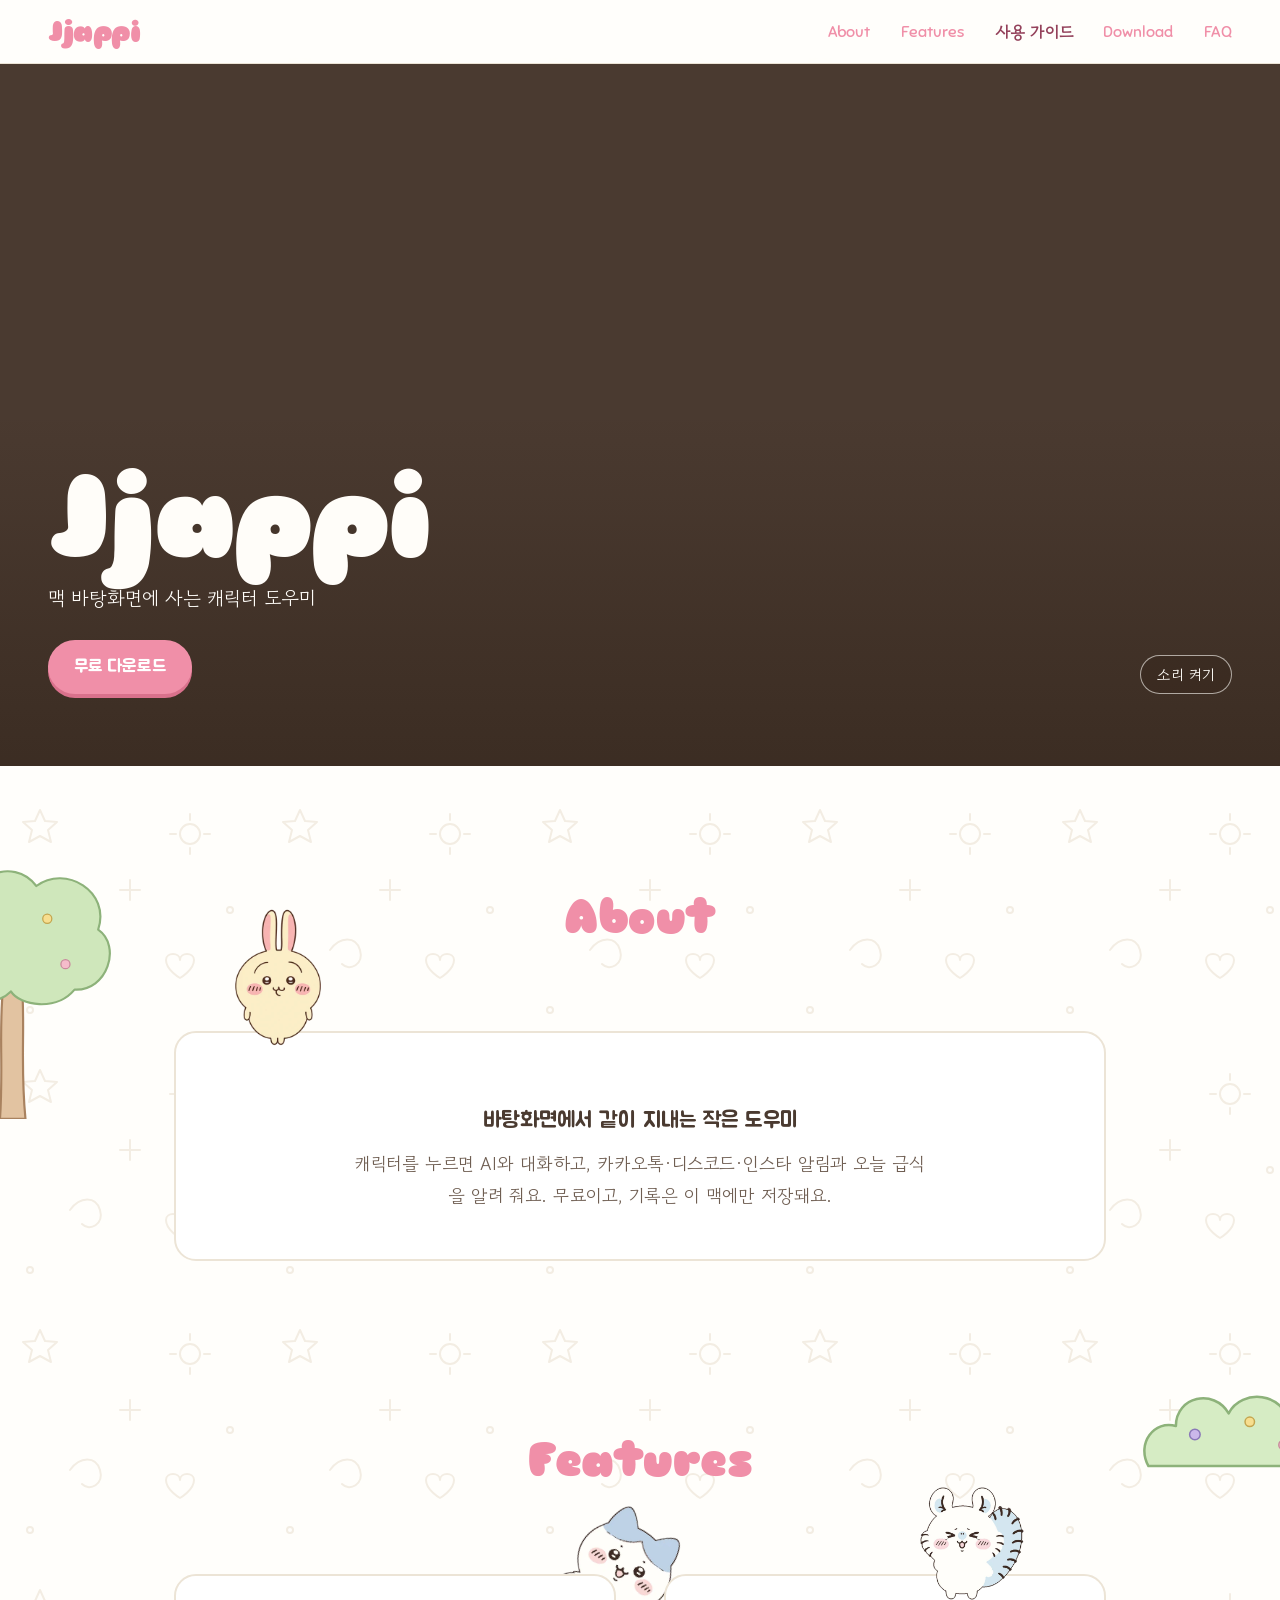
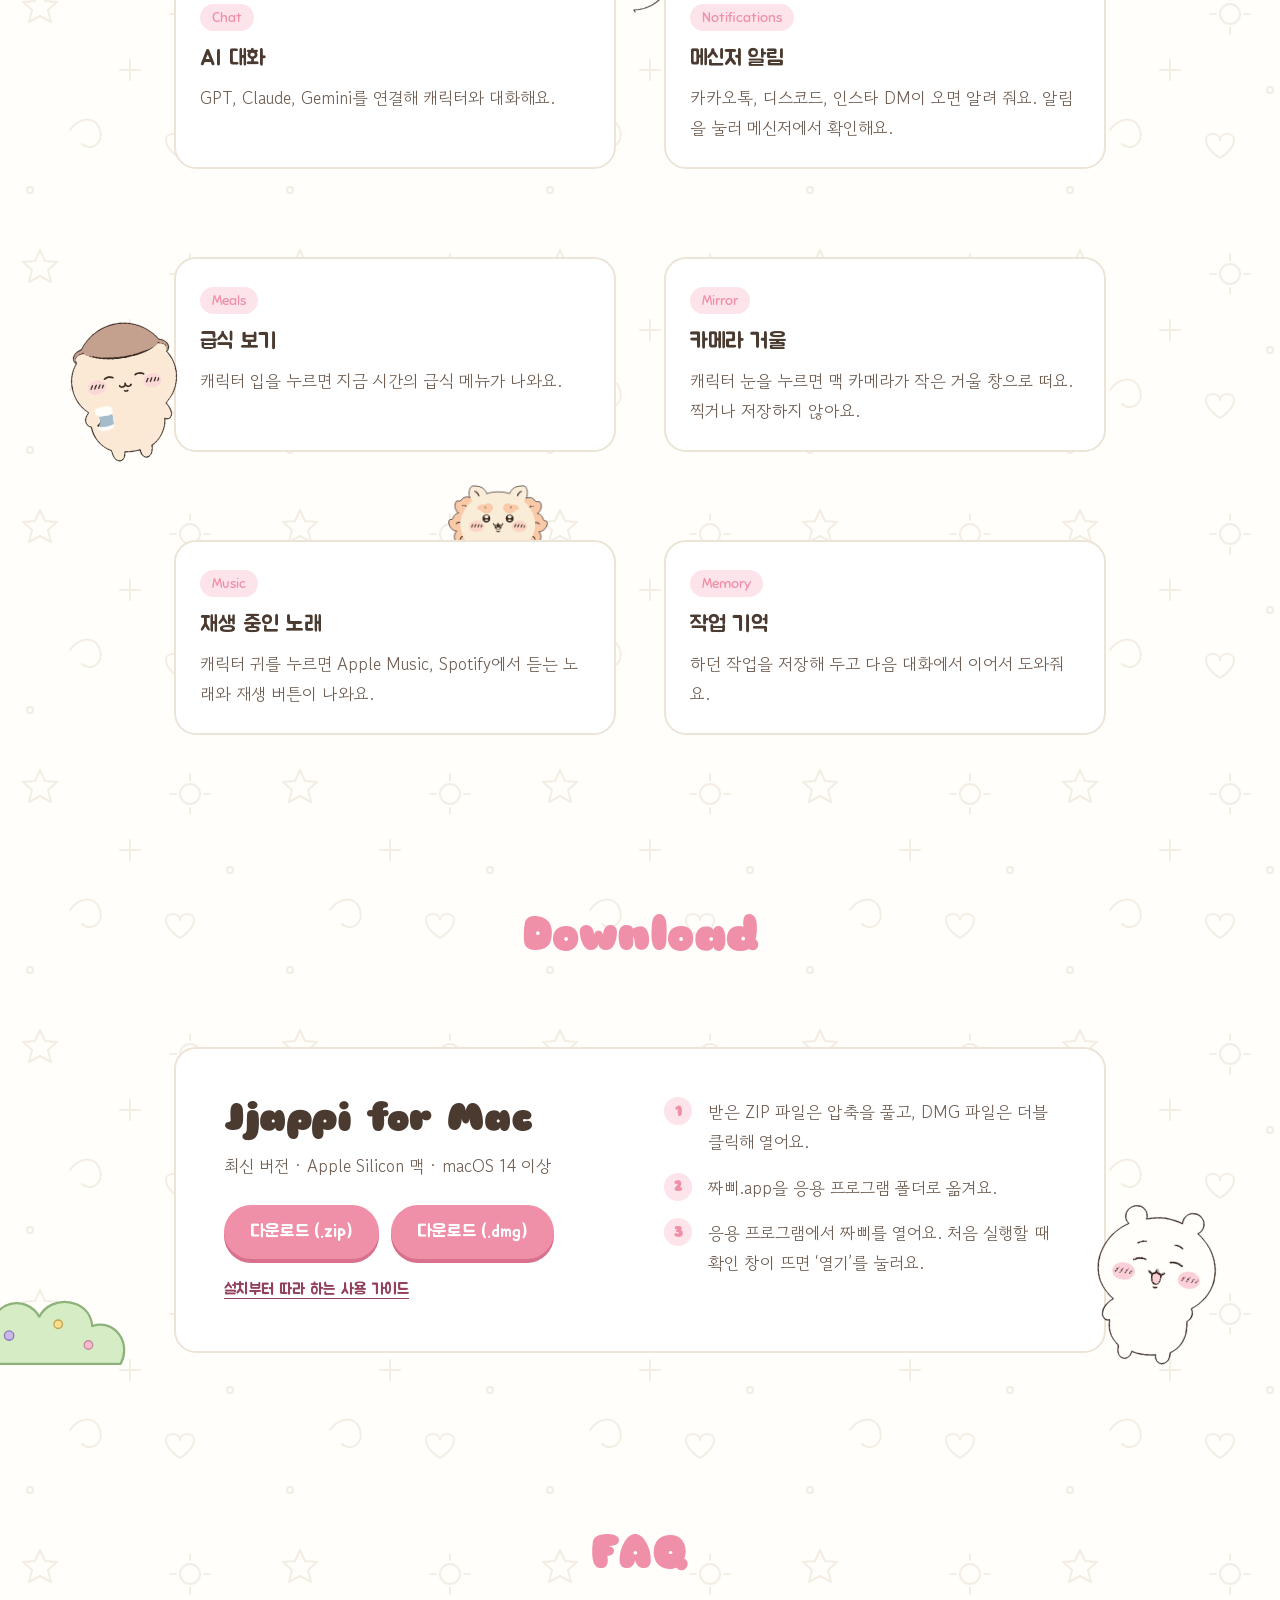
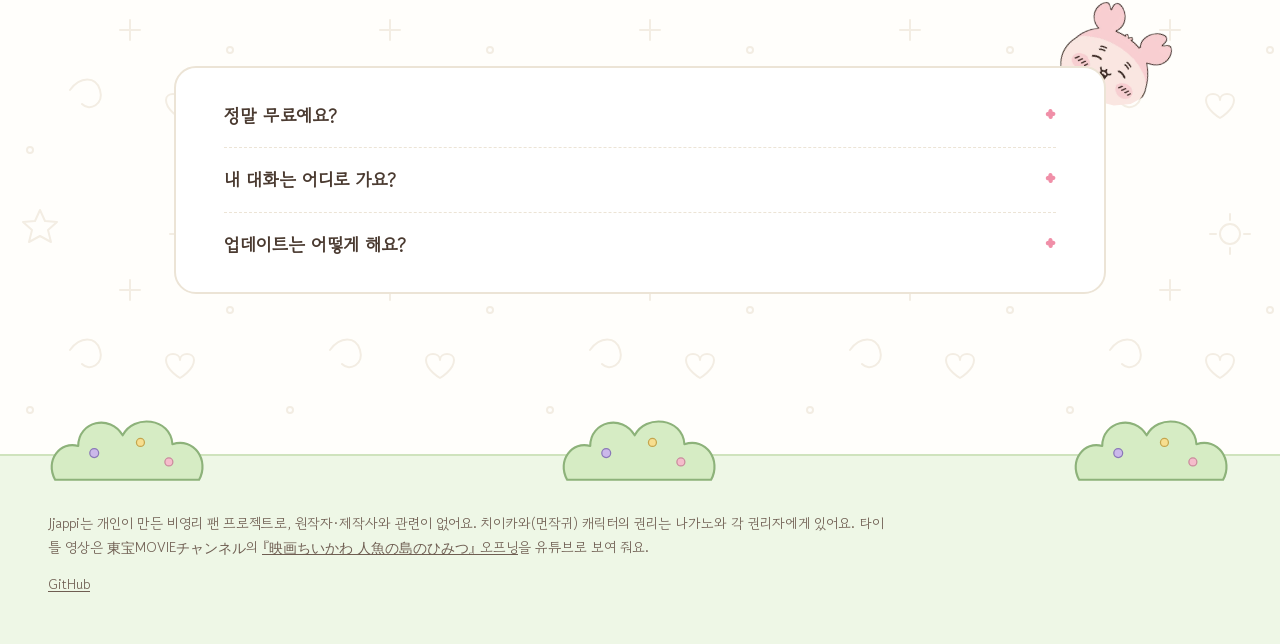
<file: index.html>
<!doctype html>
<html lang="ko">
<head>
<meta charset="utf-8">
<meta name="viewport" content="width=device-width,initial-scale=1">
<title>Jjappi · 맥 바탕화면 캐릭터 도우미</title>
<meta name="description" content="맥 바탕화면에 사는 캐릭터 도우미 Jjappi. AI 대화, 메신저 알림, 급식 확인. 무료.">
<meta property="og:title" content="Jjappi · 맥 바탕화면 캐릭터 도우미">
<meta property="og:description" content="맥 바탕화면에 사는 캐릭터 도우미. 무료, 기록은 이 맥에만 저장돼요.">
<meta property="og:image" content="/assets/cast/hachiware-sing.webp?v=20261120">
<link rel="icon" href="/assets/faces/usagi.webp?v=20261120">
<link rel="preconnect" href="https://fonts.googleapis.com">
<link rel="preconnect" href="https://fonts.gstatic.com" crossorigin>
<link href="https://fonts.googleapis.com/css2?family=Sniglet:wght@400;800&display=swap" rel="stylesheet">
<link rel="stylesheet" href="/styles.css">
<script src="/main.js" defer></script>
</head>
<body>
<svg width="0" height="0" style="position:absolute" aria-hidden="true">
  <defs>
    <g id="bush"><path d="M8 92 C-4 70 14 48 34 54 C34 26 70 18 84 42 C96 18 138 22 140 52 C164 44 182 70 170 92Z" fill="#d6ecc4" stroke="#8db27a" stroke-width="2.4" stroke-linejoin="round"/>
      <circle cx="52" cy="62" r="5" fill="#cbb8ea" stroke="#8a78b8" stroke-width="1.4"/><circle cx="104" cy="50" r="4.5" fill="#f7de8f" stroke="#c4a54e" stroke-width="1.4"/><circle cx="136" cy="72" r="4.5" fill="#f5bccb" stroke="#c98a9c" stroke-width="1.4"/></g>
    <g id="tree"><path d="M88 300 C92 240 86 200 92 150 L112 150 C116 200 110 240 116 300Z" fill="#e2c3a1" stroke="#a9825f" stroke-width="2.4"/>
      <path d="M20 150 C-6 120 16 70 52 76 C50 34 102 10 128 44 C160 20 210 50 196 92 C222 110 206 160 170 158 C150 182 110 176 100 160 C80 180 34 176 20 150Z" fill="#cfe7bb" stroke="#8db27a" stroke-width="2.4" stroke-linejoin="round"/>
      <circle cx="70" cy="110" r="6" fill="#cbb8ea" stroke="#8a78b8" stroke-width="1.4"/><circle cx="140" cy="80" r="5" fill="#f7de8f" stroke="#c4a54e" stroke-width="1.4"/><circle cx="160" cy="130" r="5" fill="#f5bccb" stroke="#c98a9c" stroke-width="1.4"/></g>
  </defs>
</svg>

<header class="topbar">
  <a class="logo" href="#top">Jjappi</a>
  <nav aria-label="페이지 이동"><a href="#about">About</a><a href="#features">Features</a><a class="home-guide-nav" href="/guide">사용 가이드</a><a href="#download">Download</a><a href="#faq">FAQ</a></nav>
</header>

<main id="top">
  <section class="hero" aria-label="Jjappi">
    <div class="hero-video" aria-hidden="true">
      <iframe id="hero-video" title="『映画ちいかわ 人魚の島のひみつ』 ノンクレジットオープニング映像"
        src="https://www.youtube.com/embed/Tz7hdJ5wsyY?autoplay=1&mute=1&loop=1&playlist=Tz7hdJ5wsyY&controls=0&playsinline=1&rel=0&modestbranding=1&enablejsapi=1"
        allow="autoplay; encrypted-media" referrerpolicy="strict-origin-when-cross-origin" tabindex="-1"></iframe>
    </div>
    <div class="hero-shade"></div>
    <div class="hero-copy">
      <h1>Jjappi</h1>
      <p>맥 바탕화면에 사는 캐릭터 도우미</p>
      <a class="button" href="https://github.com/hyj090915/Jjappi/releases/latest/download/Jjappi-mac.zip" data-download>무료 다운로드</a>
    </div>
    <button type="button" class="sound" id="sound-toggle" aria-pressed="false">소리 켜기</button>
  </section>

  <section id="about" class="block about">
    <svg class="scenery tree-left" viewBox="0 0 220 300" aria-hidden="true"><use href="#tree"/></svg>
    <h2 class="label">About</h2>
    <div class="stage">
      <img class="pal sit" src="/assets/cast/usagi-neutral.webp?v=20261120" alt="" style="--x: 48px; --w: 112px">
      <div class="box">
        <h3>바탕화면에서 같이 지내는 작은 도우미</h3>
        <p>캐릭터를 누르면 AI와 대화하고, 카카오톡·디스코드·인스타 알림과 오늘 급식을 알려 줘요. 무료이고, 기록은 이 맥에만 저장돼요.</p>
      </div>
    </div>
  </section>

  <section id="features" class="block features">
    <svg class="scenery bush-right" viewBox="0 0 180 100" aria-hidden="true"><use href="#bush"/></svg>
    <h2 class="label">Features</h2>
    <div class="grid">
      <div class="stage">
        <img class="pal peek-corner" src="/assets/peek/hachiware-peek.webp?v=20261120" alt="" style="--w: 104px; --in: -10px">
        <article class="box"><span class="tag">Chat</span><h3>AI 대화</h3><p>GPT, Claude, Gemini를 연결해 캐릭터와 대화해요.</p></article>
      </div>
      <div class="stage">
        <img class="pal sit" src="/assets/cast/momonga-plead.webp?v=20261120" alt="" style="--x: 58%; --w: 104px">
        <article class="box"><span class="tag">Notifications</span><h3>메신저 알림</h3><p>카카오톡, 디스코드, 인스타 DM이 오면 알려 줘요. 알림을 눌러 메신저에서 확인해요.</p></article>
      </div>
      <div class="stage">
        <img class="pal lean-left" src="/assets/cast/kurimanju-savor.webp?v=20261120" alt="" style="--w: 108px">
        <article class="box"><span class="tag">Meals</span><h3>급식 보기</h3><p>캐릭터 입을 누르면 지금 시간의 급식 메뉴가 나와요.</p></article>
      </div>
      <div class="stage">
        <article class="box"><span class="tag">Mirror</span><h3>카메라 거울</h3><p>캐릭터 눈을 누르면 맥 카메라가 작은 거울 창으로 떠요. 찍거나 저장하지 않아요.</p></article>
      </div>
      <div class="stage">
        <img class="pal peek-top" src="/assets/cast/shisa-positive.webp?v=20261120" alt="" style="--x: 62%; --w: 100px">
        <article class="box"><span class="tag">Music</span><h3>재생 중인 노래</h3><p>캐릭터 귀를 누르면 Apple Music, Spotify에서 듣는 노래와 재생 버튼이 나와요.</p></article>
      </div>
      <div class="stage">
        <article class="box"><span class="tag">Memory</span><h3>작업 기억</h3><p>하던 작업을 저장해 두고 다음 대화에서 이어서 도와줘요.</p></article>
      </div>
    </div>
  </section>

  <section id="download" class="block download">
    <svg class="scenery bush-left" viewBox="0 0 180 100" aria-hidden="true"><use href="#bush"/></svg>
    <h2 class="label">Download</h2>
    <div class="stage">
      <img class="pal lean-right" src="/assets/cast/chiikawa-joy.webp?v=20261120" alt="" style="--w: 120px">
      <div class="box download-box">
        <div>
          <h3 class="download-title">Jjappi for Mac</h3>
          <p class="version" data-version>최신 버전 · Apple Silicon 맥 · macOS 14 이상</p>
          <div class="download-formats">
            <a class="button" href="https://github.com/hyj090915/Jjappi/releases/latest/download/Jjappi-mac.zip" data-download>다운로드 (.zip)</a>
            <a class="button" href="https://github.com/hyj090915/Jjappi/releases/latest/download/Jjappi-mac.dmg" data-download>다운로드 (.dmg)</a>
          </div>
          <a class="download-guide" href="/guide#install">설치부터 따라 하는 사용 가이드</a>
        </div>
        <ol class="steps">
          <li>받은 ZIP 파일은 압축을 풀고, DMG 파일은 더블클릭해 열어요.</li>
          <li>짜삐.app을 응용 프로그램 폴더로 옮겨요.</li>
          <li>응용 프로그램에서 짜삐를 열어요. 처음 실행할 때 확인 창이 뜨면 ‘열기’를 눌러요.</li>
        </ol>
      </div>
    </div>
  </section>

  <section id="faq" class="block faq">
    <h2 class="label">FAQ</h2>
    <div class="stage">
      <img class="pal peek-corner" src="/assets/peek/kani-peek.webp?v=20261120" alt="" style="--w: 100px; --in: -8px">
      <div class="box">
        <details><summary>정말 무료예요?</summary><p>네. 광고도 결제도 없는 비영리 팬 프로젝트예요.</p></details>
        <details><summary>내 대화는 어디로 가요?</summary><p>기록과 설정은 이 맥에만 저장돼요. 대화는 직접 연결한 AI 서비스로만 가요.</p></details>
        <details><summary>업데이트는 어떻게 해요?</summary><p>v0.2.2부터는 Mac 메뉴 막대의 우사기 아이콘을 우클릭해 ‘업데이트 확인…’을 고르세요. v0.2.1 이하를 쓰고 있다면 짜삐를 종료하고 이번 한 번만 새 앱으로 교체하세요.</p></details>
      </div>
    </div>
  </section>
</main>

<footer class="footer">
  <div class="meadow" aria-hidden="true">
    <svg viewBox="0 0 180 100"><use href="#bush"/></svg><svg viewBox="0 0 180 100"><use href="#bush"/></svg><svg viewBox="0 0 180 100"><use href="#bush"/></svg>
  </div>
  <p>Jjappi는 개인이 만든 비영리 팬 프로젝트로, 원작자·제작사와 관련이 없어요. 치이카와(먼작귀) 캐릭터의 권리는 나가노와 각 권리자에게 있어요. 타이틀 영상은 東宝MOVIEチャンネル의 <a href="https://www.youtube.com/watch?v=Tz7hdJ5wsyY" target="_blank" rel="noopener">『映画ちいかわ 人魚の島のひみつ』 오프닝</a>을 유튜브로 보여 줘요.</p>
  <a data-repo href="https://github.com/hyj090915/Jjappi" target="_blank" rel="noopener">GitHub</a>
</footer>
</body>
</html>
</file>
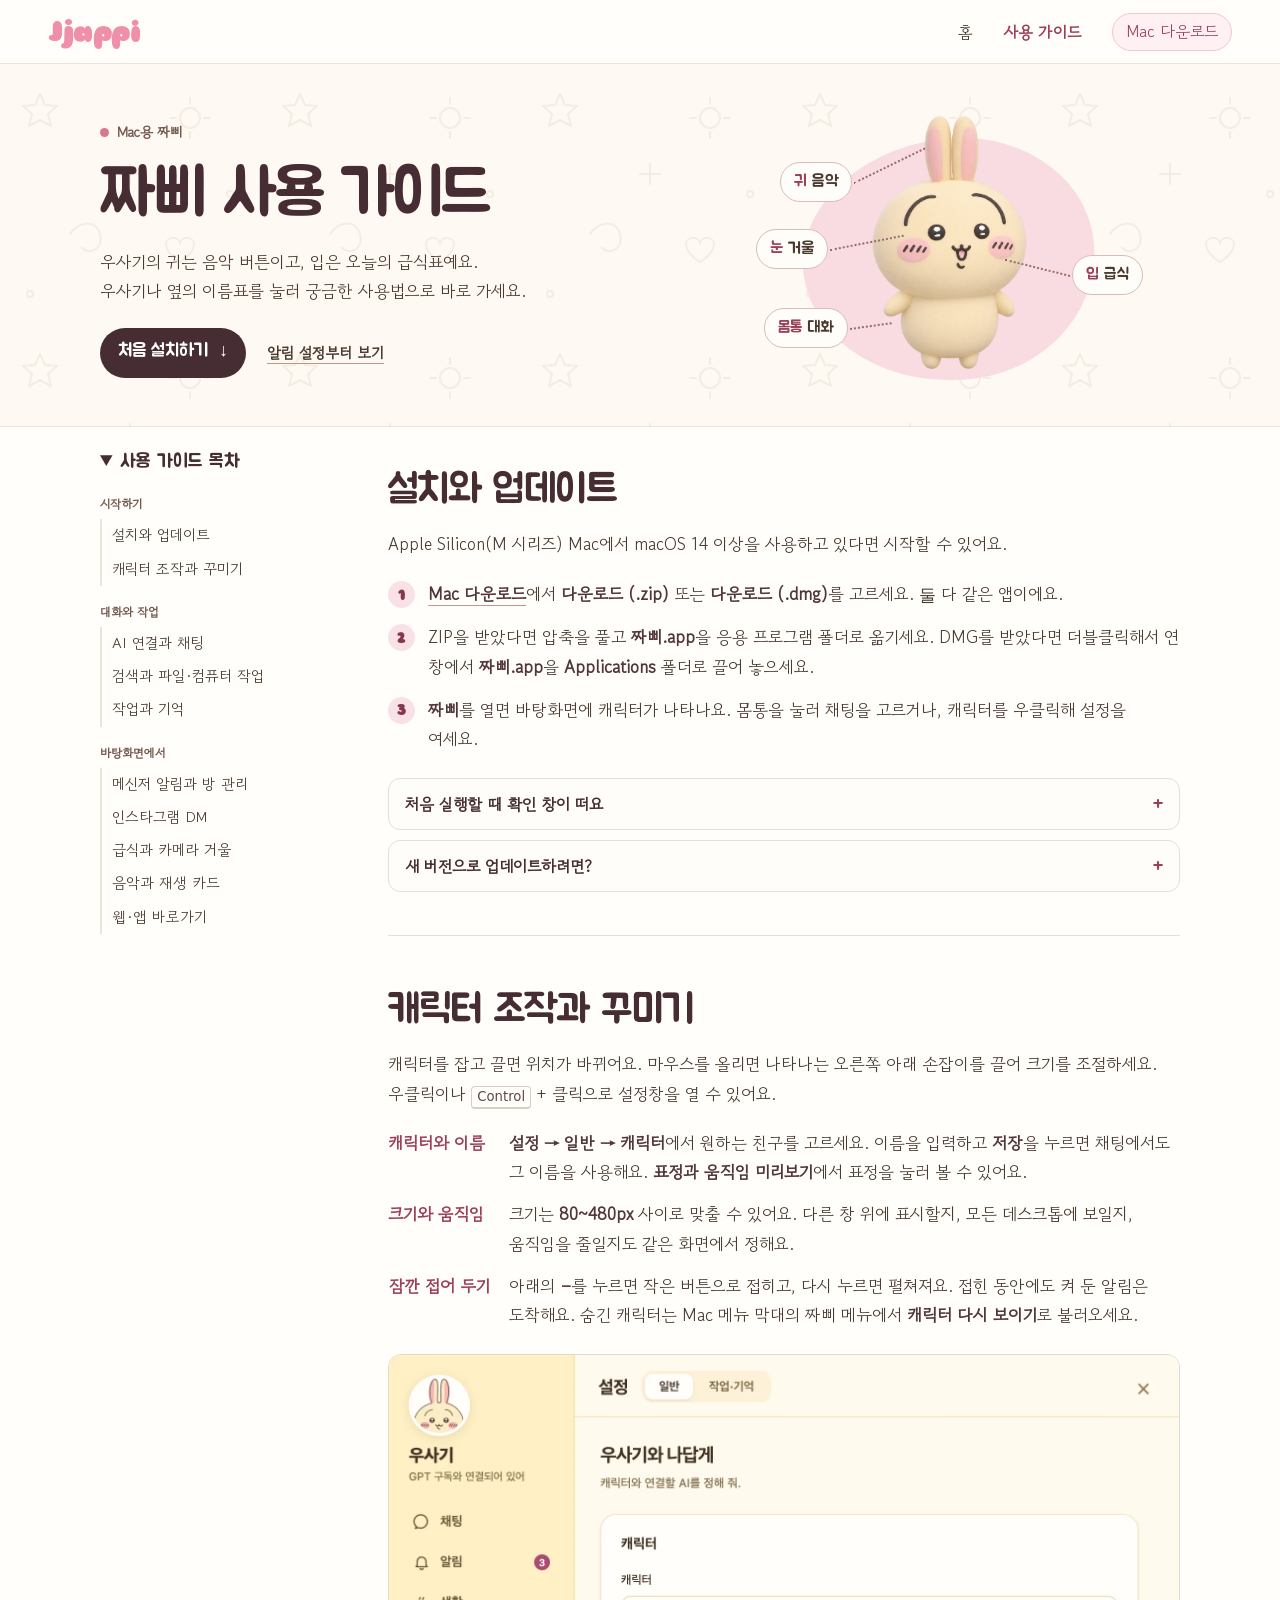
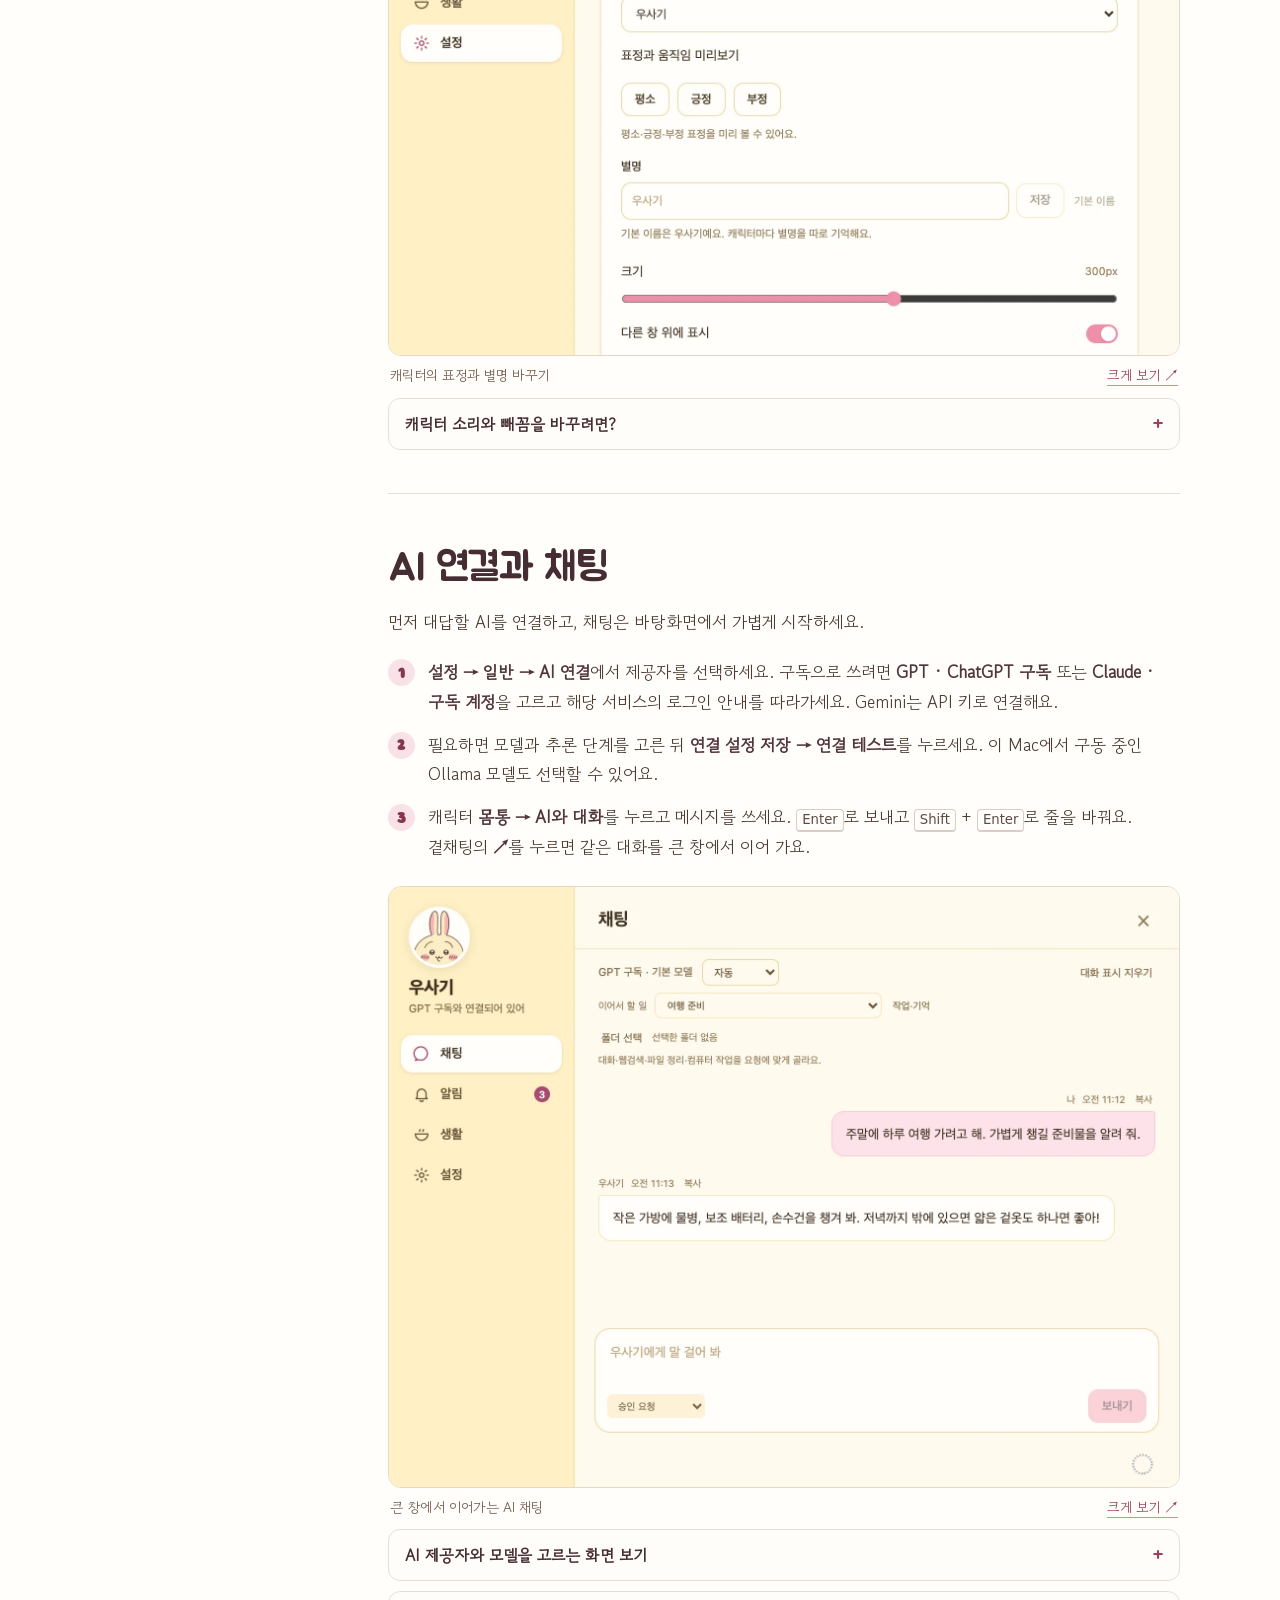
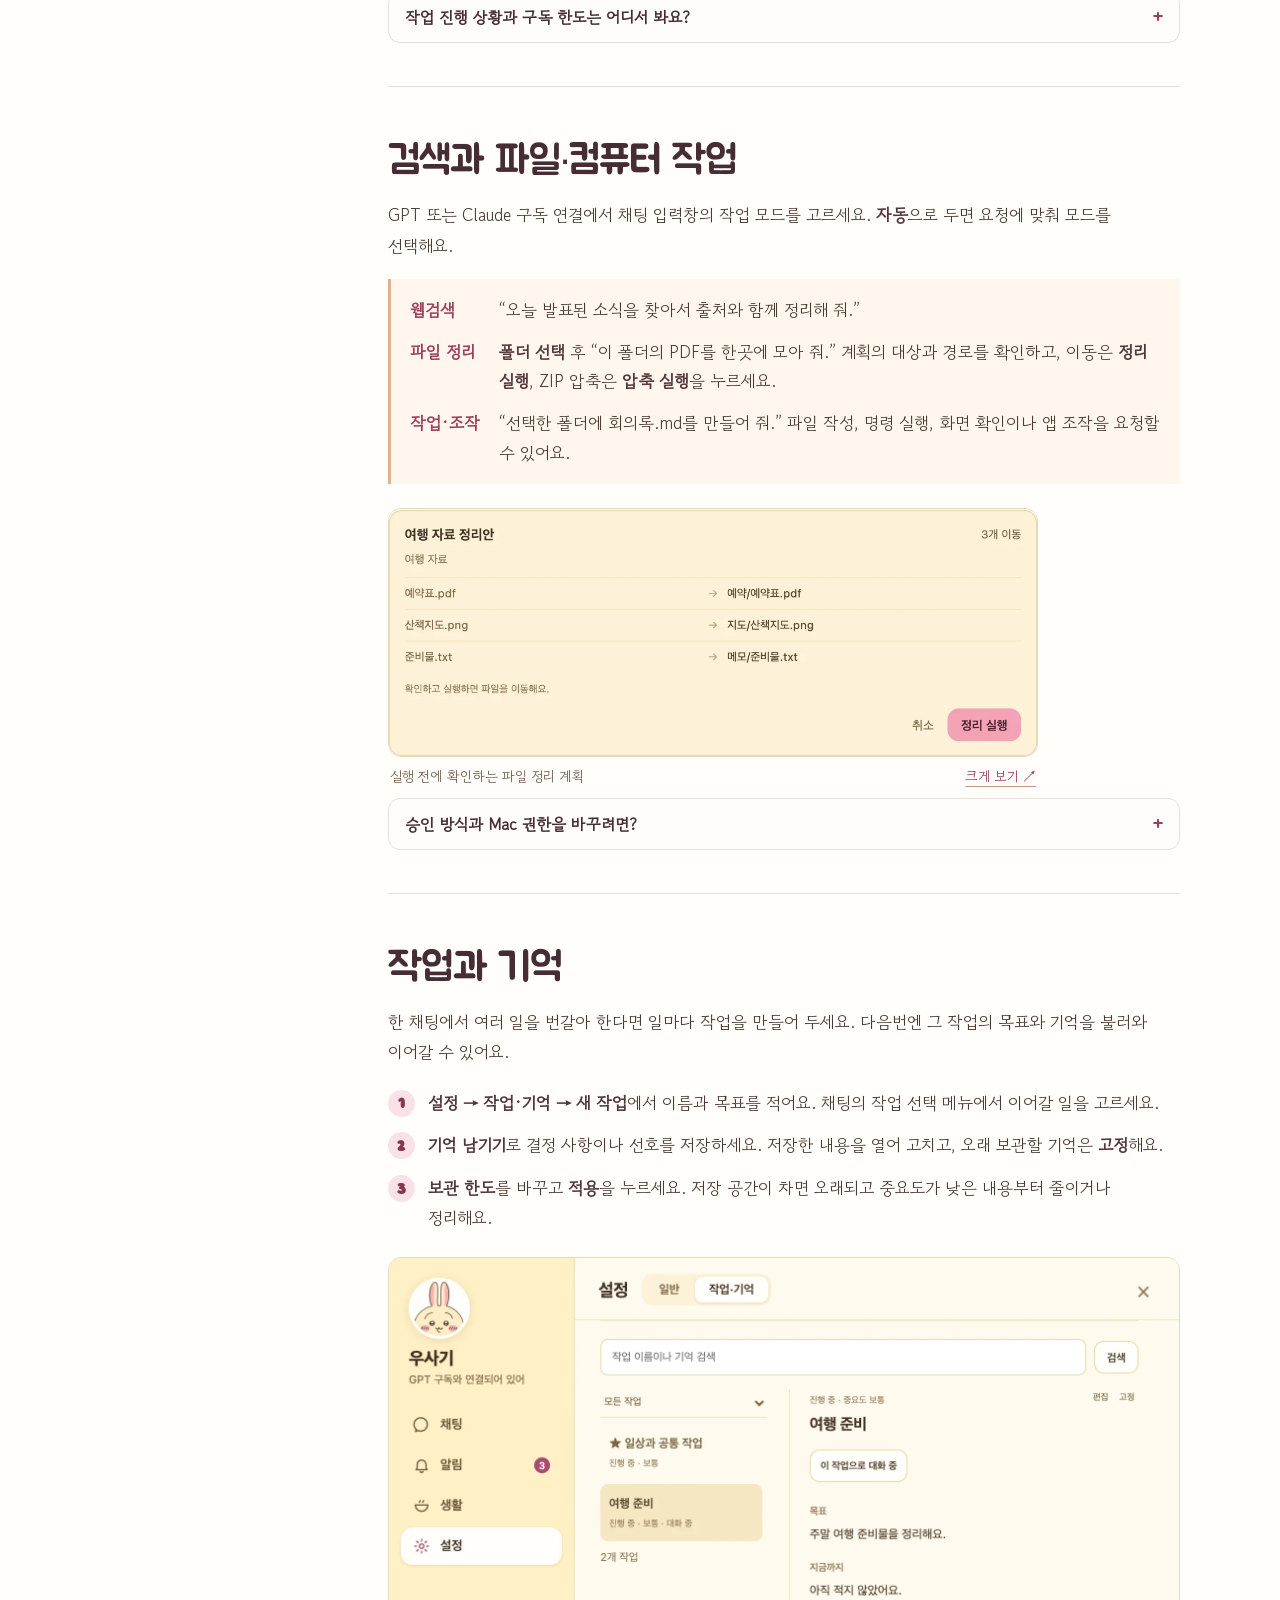
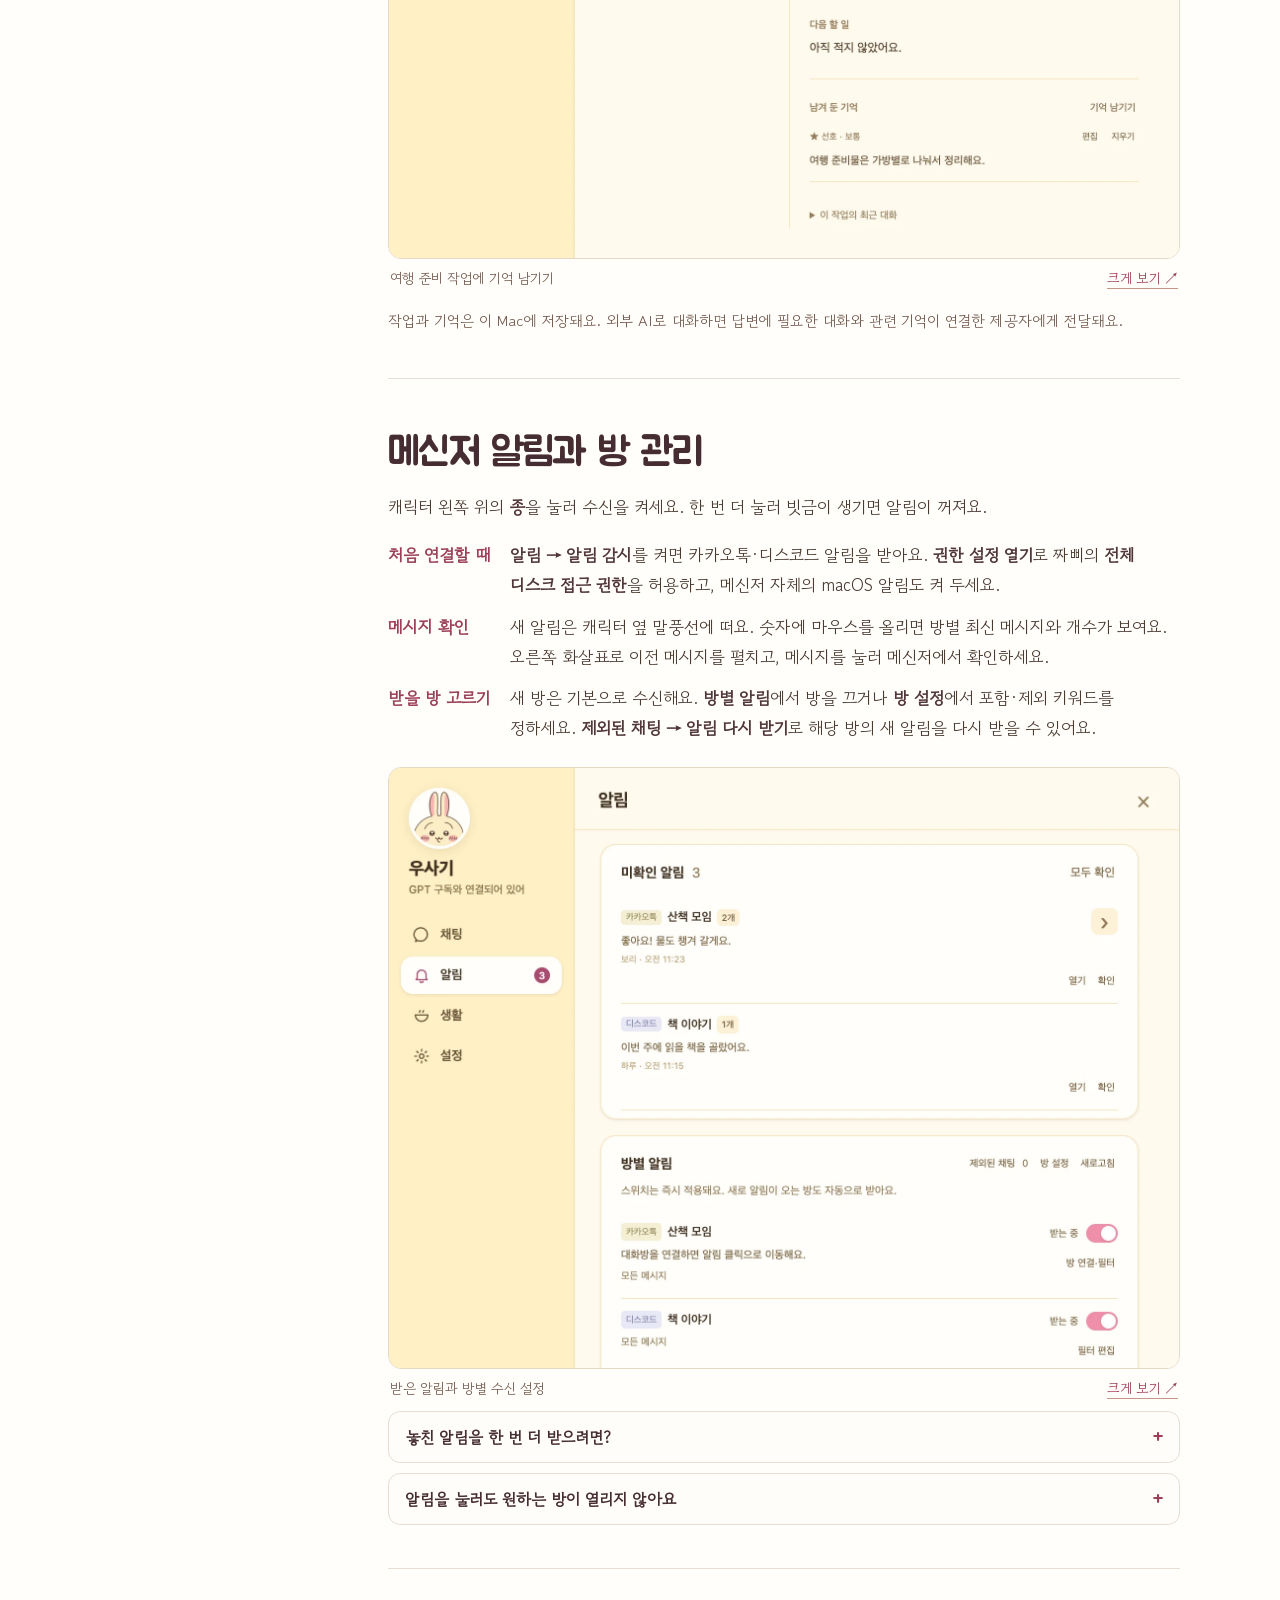
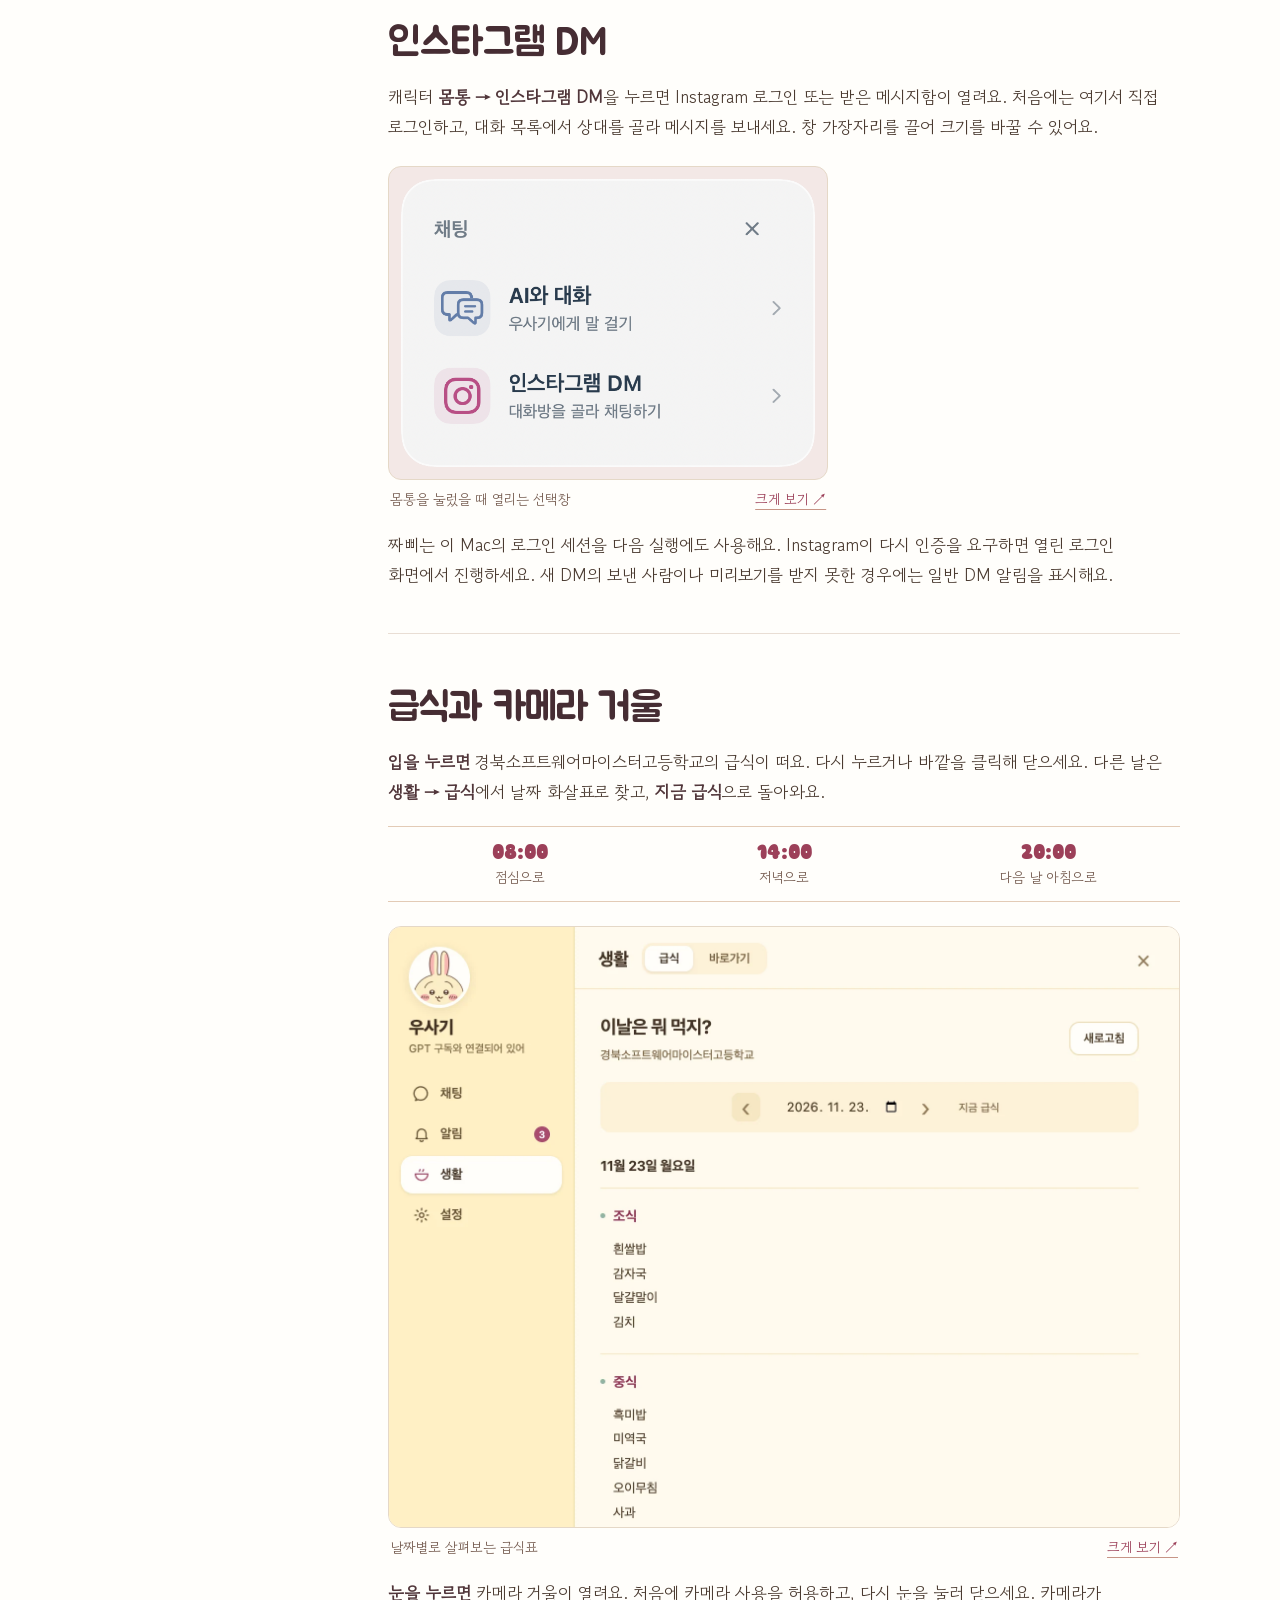
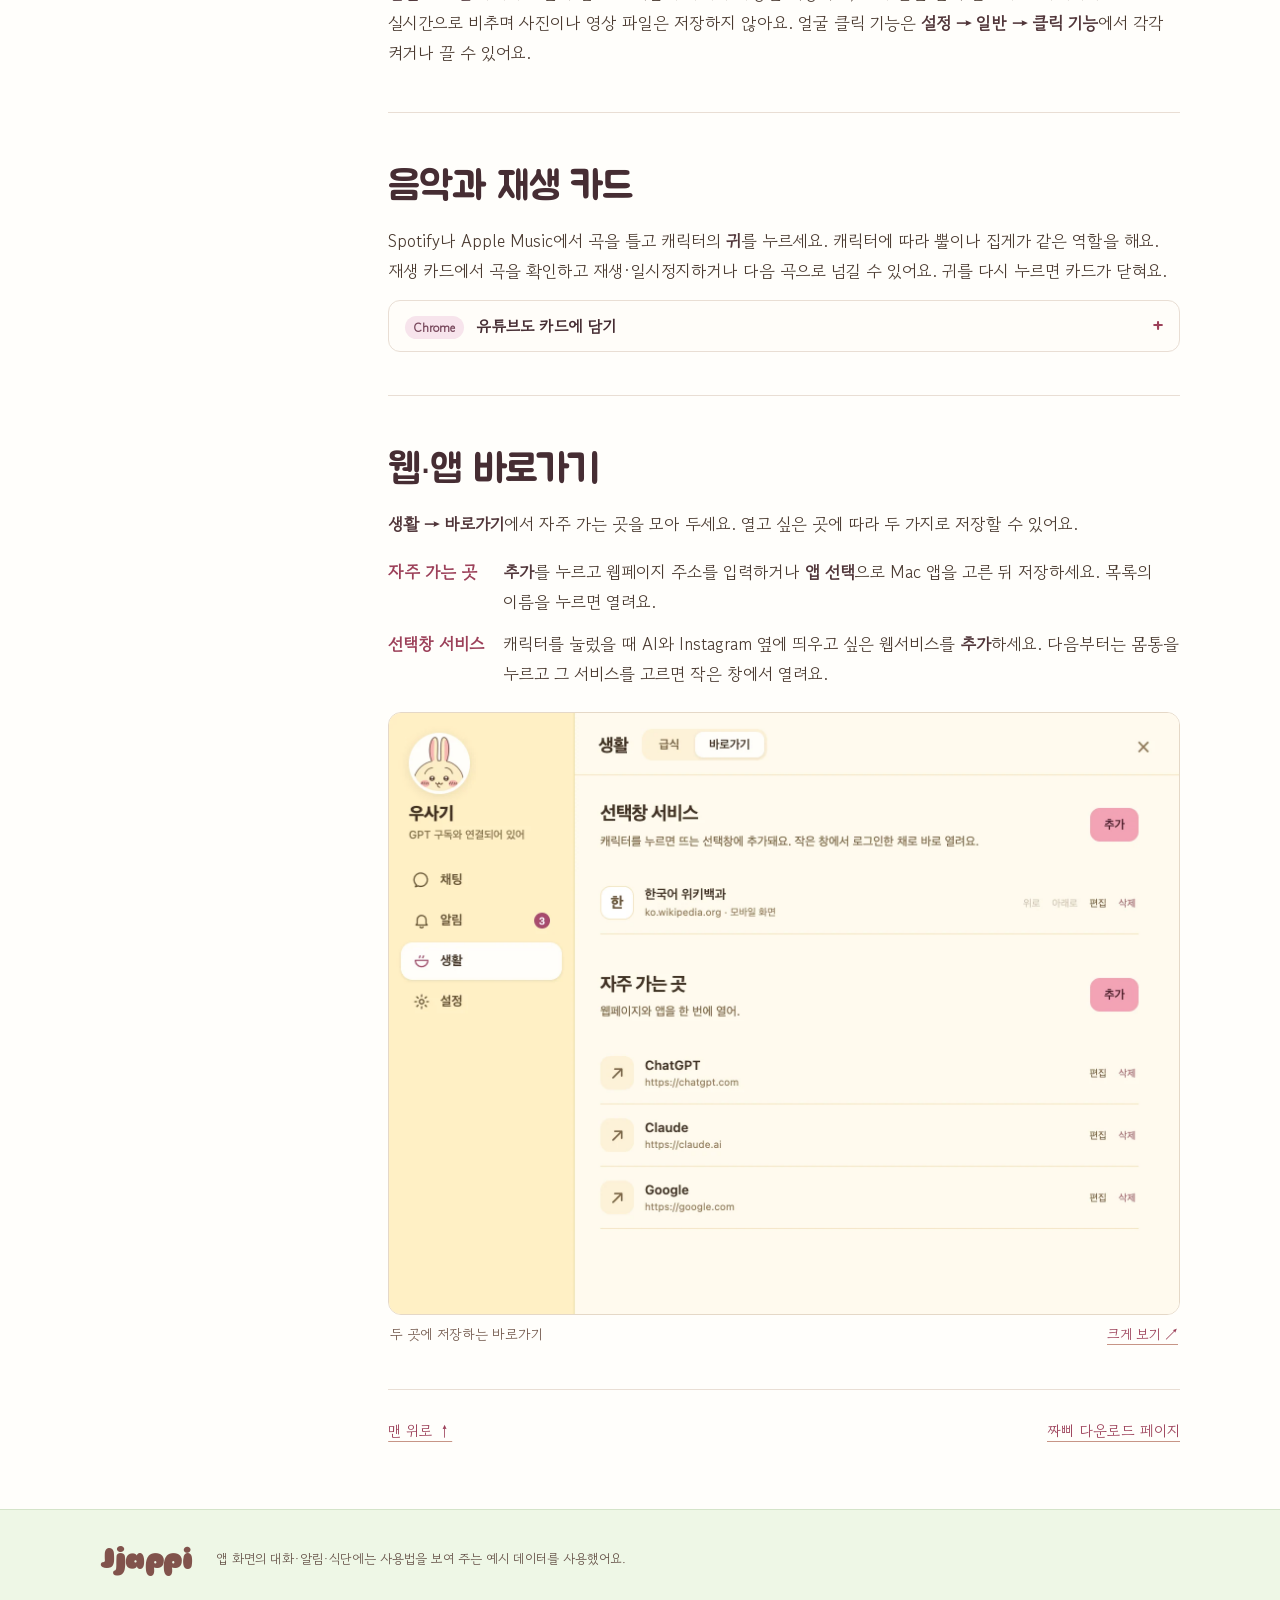
<file: guide.html>
<!doctype html>
<html lang="ko">
<head>
  <meta charset="utf-8">
  <meta name="viewport" content="width=device-width,initial-scale=1">
  <title>짜삐 사용 가이드 · Jjappi</title>
  <meta name="description" content="실제 앱 화면으로 따라 하는 짜삐 사용법. 캐릭터 조작, AI 채팅과 작업, 메신저 알림, 급식, 음악과 거울까지.">
  <meta property="og:title" content="짜삐 사용 가이드">
  <meta property="og:description" content="캐릭터의 어디를 누를지부터 AI와 하던 일을 이어 가는 법까지, 화면을 보며 따라 해요.">
  <link rel="icon" href="/assets/faces/usagi.webp?v=20261120">
  <link rel="preconnect" href="https://fonts.googleapis.com">
  <link rel="preconnect" href="https://fonts.gstatic.com" crossorigin>
  <link href="https://fonts.googleapis.com/css2?family=Sniglet:wght@400;800&amp;display=swap" rel="stylesheet">
  <link rel="preload" href="/assets/fonts/jua.woff2" as="font" type="font/woff2" crossorigin>
  <link rel="stylesheet" href="/styles.css">
  <link rel="stylesheet" href="/guide.css">
  <link rel="stylesheet" href="/guide-motion.css">
  <script src="/guide.js" defer></script>
</head>
<body class="guide-page" id="top">
<a class="skip" href="#chapters">본문으로 건너뛰기</a>
<header class="topbar"><a class="logo" href="/" aria-label="짜삐 홈">Jjappi</a><nav aria-label="사이트 메뉴"><a href="/" class="home-link">홈</a><a href="/guide" aria-current="page">사용 가이드</a><a class="download-link" href="/#download">Mac 다운로드</a></nav></header>
<main>
  <div class="guide-cover">
    <div class="cover-text">
      <p class="edition"><span></span> Mac용 짜삐</p>
      <h1>짜삐 사용 가이드</h1>
      <p class="intro">우사기의 귀는 음악 버튼이고, 입은 오늘의 급식표예요. 우사기나 옆의 이름표를 눌러 궁금한 사용법으로 바로 가세요.</p>
      <div class="cover-links"><a class="start-link" href="#install">처음 설치하기 <span aria-hidden="true">↓</span></a><a href="#notifications">알림 설정부터 보기</a></div>
    </div>
    <div class="pet-map" role="group" aria-label="캐릭터의 부위별 사용법">
      <div class="pet-halo"></div>
      <div class="pet-portrait">
        <img src="/assets/guide/pet-home.webp" alt="바탕화면에 서 있는 우사기" width="445" height="707" fetchpriority="high">
        <i class="pet-pose pose-ear" aria-hidden="true"></i><i class="pet-pose pose-eye" aria-hidden="true"></i><i class="pet-pose pose-happy" aria-hidden="true"></i>
      </div>
      <a class="map-ear" href="#music"><span>귀</span> 음악</a>
      <a class="map-eye" href="#mirror"><span>눈</span> 거울</a>
      <a class="map-face" href="#daily"><span>입</span> 급식</a>
      <a class="map-body" href="#chat"><span>몸통</span> 대화</a>
    </div>
  </div>
  <div class="guide-layout">
    <aside class="side-index"><details class="contents" id="contents" open>
      <summary>사용 가이드 목차 <span id="current-chapter" aria-hidden="true"></span></summary>
      <nav aria-label="사용 가이드 목차">
        <p>시작하기</p><a href="#install">설치와 업데이트</a><a href="#character">캐릭터 조작과 꾸미기</a>
        <p>대화와 작업</p><a href="#chat">AI 연결과 채팅</a><a href="#tools">검색과 파일·컴퓨터 작업</a><a href="#memory">작업과 기억</a>
        <p>바탕화면에서</p><a href="#notifications">메신저 알림과 방 관리</a><a href="#instagram">인스타그램 DM</a><a href="#daily">급식과 카메라 거울</a><a href="#music">음악과 재생 카드</a><a href="#shortcuts">웹·앱 바로가기</a>
      </nav>
    </details></aside>
    <div class="chapters" id="chapters">
      <section class="chapter" id="install">
        <h2>설치와 업데이트</h2>
        <p>Apple Silicon(M 시리즈) Mac에서 macOS 14 이상을 사용하고 있다면 시작할 수 있어요.</p>
        <ol class="howto">
          <li><div><a href="/#download"><strong>Mac 다운로드</strong></a>에서 <b>다운로드 (.zip)</b> 또는 <b>다운로드 (.dmg)</b>를 고르세요. 둘 다 같은 앱이에요.</div></li>
          <li><div>ZIP을 받았다면 압축을 풀고 <b>짜삐.app</b>을 응용 프로그램 폴더로 옮기세요. DMG를 받았다면 더블클릭해서 연 창에서 <b>짜삐.app</b>을 <b>Applications</b> 폴더로 끌어 놓으세요.</div></li>
          <li><div><strong>짜삐</strong>를 열면 바탕화면에 캐릭터가 나타나요. 몸통을 눌러 채팅을 고르거나, 캐릭터를 우클릭해 설정을 여세요.</div></li>
        </ol>
        <details class="more"><summary>처음 실행할 때 확인 창이 떠요</summary><p>공식 다운로드 사이트에서 제공하는 짜삐는 Apple 공증을 받았어요. Mac에서 인터넷으로 받은 앱을 열지 물으면 <b>열기</b>를 누르세요.</p></details>
        <details class="more"><summary>새 버전으로 업데이트하려면?</summary><p>v0.2.2부터는 Mac 화면 위 메뉴 막대의 우사기 아이콘을 우클릭하고 <b>업데이트 확인…</b>을 고르세요. 새 버전이 있으면 안내에 따라 설치하세요. 같은 메뉴에서 <b>자동으로 업데이트 확인</b>을 켜 두면 새 버전이 나올 때 알림을 받아요.</p><p>v0.2.1 이하를 사용한다면 짜삐를 완전히 종료하고, 위 설치 순서에 따라 기존 앱을 한 번 교체하세요. 설정과 작업 기억은 그대로 남아요. <a href="https://github.com/hyj090915/Jjappi/releases">버전별 변경 사항 보기</a></p></details>
      </section>
      <section class="chapter" id="character">
        <h2>캐릭터 조작과 꾸미기</h2>
        <p>캐릭터를 잡고 끌면 위치가 바뀌어요. 마우스를 올리면 나타나는 오른쪽 아래 손잡이를 끌어 크기를 조절하세요. 우클릭이나 <kbd>Control</kbd> + 클릭으로 설정창을 열 수 있어요.</p>
        <dl class="pairs">
          <dt>캐릭터와 이름</dt><dd><b>설정 → 일반 → 캐릭터</b>에서 원하는 친구를 고르세요. 이름을 입력하고 <b>저장</b>을 누르면 채팅에서도 그 이름을 사용해요. <b>표정과 움직임 미리보기</b>에서 표정을 눌러 볼 수 있어요.</dd>
          <dt>크기와 움직임</dt><dd>크기는 <b>80~480px</b> 사이로 맞출 수 있어요. 다른 창 위에 표시할지, 모든 데스크톱에 보일지, 움직임을 줄일지도 같은 화면에서 정해요.</dd>
          <dt>잠깐 접어 두기</dt><dd>아래의 <b>−</b>를 누르면 작은 버튼으로 접히고, 다시 누르면 펼쳐져요. 접힌 동안에도 켜 둔 알림은 도착해요. 숨긴 캐릭터는 Mac 메뉴 막대의 짜삐 메뉴에서 <b>캐릭터 다시 보이기</b>로 불러오세요.</dd>
        </dl>
        <figure class="shot shot-settings">
          <a class="shot-link" href="/assets/guide/settings.webp" data-title="캐릭터의 표정과 별명 바꾸기" aria-label="캐릭터의 표정과 별명 바꾸기 크게 보기">
            <img src="/assets/guide/settings.webp" width="1600" height="1216" loading="lazy" decoding="async" alt="설정의 캐릭터 선택, 표정 미리보기, 별명 입력란과 크기 슬라이더">
          </a><figcaption>캐릭터의 표정과 별명 바꾸기<a class="shot-open" href="/assets/guide/settings.webp" data-title="캐릭터의 표정과 별명 바꾸기" aria-label="캐릭터의 표정과 별명 바꾸기 크게 보기">크게 보기 ↗</a></figcaption>
        </figure>
        <details class="more"><summary>캐릭터 소리와 빼꼼을 바꾸려면?</summary><p>우사기는 머리 옆 스피커를 눌러 반응 소리를 켜거나 끌 수 있어요. 종은 메신저 알림을 조절해요. <b>설정 → 일반 → 가끔 빼꼼</b>을 켜면 설정창 가장자리에서 캐릭터가 잠시 고개를 내밀어요. 눌러서 바로 숨길 수도 있어요.</p></details>
      </section>
      <section class="chapter" id="chat">
        <h2>AI 연결과 채팅</h2>
        <p>먼저 대답할 AI를 연결하고, 채팅은 바탕화면에서 가볍게 시작하세요.</p>
        <ol class="howto">
          <li><div><b>설정 → 일반 → AI 연결</b>에서 제공자를 선택하세요. 구독으로 쓰려면 <strong>GPT · ChatGPT 구독</strong> 또는 <strong>Claude · 구독 계정</strong>을 고르고 해당 서비스의 로그인 안내를 따라가세요. Gemini는 API 키로 연결해요.</div></li>
          <li><div>필요하면 모델과 추론 단계를 고른 뒤 <b>연결 설정 저장 → 연결 테스트</b>를 누르세요. 이 Mac에서 구동 중인 Ollama 모델도 선택할 수 있어요.</div></li>
          <li><div>캐릭터 <b>몸통 → AI와 대화</b>를 누르고 메시지를 쓰세요. <kbd>Enter</kbd>로 보내고 <kbd>Shift</kbd> + <kbd>Enter</kbd>로 줄을 바꿔요. 곁채팅의 <b>↗</b>를 누르면 같은 대화를 큰 창에서 이어 가요.</div></li>
        </ol>
        <figure class="shot shot-chat">
          <a class="shot-link" href="/assets/guide/chat.webp" data-title="큰 창에서 이어가는 AI 채팅" aria-label="큰 창에서 이어가는 AI 채팅 크게 보기">
            <img src="/assets/guide/chat.webp" width="1600" height="1216" loading="lazy" decoding="async" alt="여행 계획을 묻는 예시 대화와 작업 선택 메뉴, 승인 모드가 보이는 채팅 입력창">
          </a><figcaption>큰 창에서 이어가는 AI 채팅<a class="shot-open" href="/assets/guide/chat.webp" data-title="큰 창에서 이어가는 AI 채팅" aria-label="큰 창에서 이어가는 AI 채팅 크게 보기">크게 보기 ↗</a></figcaption>
        </figure>
        <details class="more"><summary>AI 제공자와 모델을 고르는 화면 보기</summary><figure class="shot shot-ai">
          <a class="shot-link" href="/assets/guide/ai.webp" data-title="AI 제공자와 모델 선택" aria-label="AI 제공자와 모델 선택 크게 보기">
            <img src="/assets/guide/ai.webp" width="1600" height="1216" loading="lazy" decoding="async" alt="GPT 구독 제공자, 모델, 추론 단계와 ChatGPT 계정 연결 설정">
          </a><figcaption>AI 제공자와 모델 선택<a class="shot-open" href="/assets/guide/ai.webp" data-title="AI 제공자와 모델 선택" aria-label="AI 제공자와 모델 선택 크게 보기">크게 보기 ↗</a></figcaption>
        </figure></details>
        <details class="more"><summary>작업 진행 상황과 구독 한도는 어디서 봐요?</summary><p>채팅의 진행 표시를 펼치면 현재 단계와 경과 시간을 볼 수 있어요. 작업 중에 추가 지시를 보내거나 <b>중단</b>할 수도 있어요. 지원되는 구독 연결에서는 채팅 오른쪽 아래 원형 표시에 마우스를 올려 제공자가 알려 준 한도와 갱신 시각을 확인해요.</p></details>
      </section>
      <section class="chapter" id="tools">
        <h2>검색과 파일·컴퓨터 작업</h2>
        <p>GPT 또는 Claude 구독 연결에서 채팅 입력창의 작업 모드를 고르세요. <b>자동</b>으로 두면 요청에 맞춰 모드를 선택해요.</p>
        <dl class="examples">
          <dt>웹검색</dt><dd>“오늘 발표된 소식을 찾아서 출처와 함께 정리해 줘.”</dd>
          <dt>파일 정리</dt><dd><b>폴더 선택</b> 후 “이 폴더의 PDF를 한곳에 모아 줘.” 계획의 대상과 경로를 확인하고, 이동은 <b>정리 실행</b>, ZIP 압축은 <b>압축 실행</b>을 누르세요.</dd>
          <dt>작업·조작</dt><dd>“선택한 폴더에 회의록.md를 만들어 줘.” 파일 작성, 명령 실행, 화면 확인이나 앱 조작을 요청할 수 있어요.</dd>
        </dl>
        <figure class="shot shot-tools">
          <a class="shot-link" href="/assets/guide/tools.webp" data-title="실행 전에 확인하는 파일 정리 계획" aria-label="실행 전에 확인하는 파일 정리 계획 크게 보기">
            <img src="/assets/guide/tools.webp" width="1144" height="436" loading="lazy" decoding="async" alt="파일 세 개의 원래 경로와 정리할 경로, 취소와 정리 실행 버튼">
          </a><figcaption>실행 전에 확인하는 파일 정리 계획<a class="shot-open" href="/assets/guide/tools.webp" data-title="실행 전에 확인하는 파일 정리 계획" aria-label="실행 전에 확인하는 파일 정리 계획 크게 보기">크게 보기 ↗</a></figcaption>
        </figure>
        <details class="more"><summary>승인 방식과 Mac 권한을 바꾸려면?</summary><p>입력창의 <b>승인 요청</b>을 누르면 <b>내 대신 승인</b>, <b>전체 권한</b>을 포함한 각 방식의 범위가 나와요. 직접 확인하려면 승인 카드에서 파일 경로와 작업 내용을 읽고 <b>이번만 허용</b> 또는 <b>거절</b>을 선택하세요.</p><p>앱 클릭·입력에는 macOS <b>접근성</b>, 화면 캡처에는 <b>화면 기록</b> 권한이 필요해요. <b>설정 → 일반 → 컴퓨터 작업 권한</b>에서 열 수 있어요. 화면을 AI에게 보여 주는 작업에서는 캡처가 연결한 제공자에 전달될 수 있어요.</p></details>
      </section>
      <section class="chapter" id="memory">
        <h2>작업과 기억</h2>
        <p>한 채팅에서 여러 일을 번갈아 한다면 일마다 작업을 만들어 두세요. 다음번엔 그 작업의 목표와 기억을 불러와 이어갈 수 있어요.</p>
        <ol class="howto">
          <li><div><b>설정 → 작업·기억 → 새 작업</b>에서 이름과 목표를 적어요. 채팅의 작업 선택 메뉴에서 이어갈 일을 고르세요.</div></li>
          <li><div><b>기억 남기기</b>로 결정 사항이나 선호를 저장하세요. 저장한 내용을 열어 고치고, 오래 보관할 기억은 <b>고정</b>해요.</div></li>
          <li><div><b>보관 한도</b>를 바꾸고 <b>적용</b>을 누르세요. 저장 공간이 차면 오래되고 중요도가 낮은 내용부터 줄이거나 정리해요.</div></li>
        </ol>
        <figure class="shot shot-memory">
          <a class="shot-link" href="/assets/guide/memory.webp" data-title="여행 준비 작업에 기억 남기기" aria-label="여행 준비 작업에 기억 남기기 크게 보기">
            <img src="/assets/guide/memory.webp" width="1600" height="1216" loading="lazy" decoding="async" alt="작업·기억의 작업 목록과 선택한 여행 준비 작업의 목표, 다음 할 일, 저장한 기억">
          </a><figcaption>여행 준비 작업에 기억 남기기<a class="shot-open" href="/assets/guide/memory.webp" data-title="여행 준비 작업에 기억 남기기" aria-label="여행 준비 작업에 기억 남기기 크게 보기">크게 보기 ↗</a></figcaption>
        </figure>
        <p class="footnote">작업과 기억은 이 Mac에 저장돼요. 외부 AI로 대화하면 답변에 필요한 대화와 관련 기억이 연결한 제공자에게 전달돼요.</p>
      </section>
      <section class="chapter" id="notifications">
        <h2>메신저 알림과 방 관리</h2>
        <p>캐릭터 왼쪽 위의 <b>종</b>을 눌러 수신을 켜세요. 한 번 더 눌러 빗금이 생기면 알림이 꺼져요.</p>
        <dl class="pairs">
          <dt>처음 연결할 때</dt><dd><b>알림 → 알림 감시</b>를 켜면 카카오톡·디스코드 알림을 받아요. <b>권한 설정 열기</b>로 짜삐의 <b>전체 디스크 접근 권한</b>을 허용하고, 메신저 자체의 macOS 알림도 켜 두세요.</dd>
          <dt>메시지 확인</dt><dd>새 알림은 캐릭터 옆 말풍선에 떠요. 숫자에 마우스를 올리면 방별 최신 메시지와 개수가 보여요. 오른쪽 화살표로 이전 메시지를 펼치고, 메시지를 눌러 메신저에서 확인하세요.</dd>
          <dt>받을 방 고르기</dt><dd>새 방은 기본으로 수신해요. <b>방별 알림</b>에서 방을 끄거나 <b>방 설정</b>에서 포함·제외 키워드를 정하세요. <b>제외된 채팅 → 알림 다시 받기</b>로 해당 방의 새 알림을 다시 받을 수 있어요.</dd>
        </dl>
        <figure class="shot shot-notifications">
          <a class="shot-link" href="/assets/guide/notifications.webp" data-title="받은 알림과 방별 수신 설정" aria-label="받은 알림과 방별 수신 설정 크게 보기">
            <img src="/assets/guide/notifications.webp" width="1600" height="1216" loading="lazy" decoding="async" alt="메신저별 새 메시지와 방별 수신 스위치를 함께 보여 주는 알림 화면">
          </a><figcaption>받은 알림과 방별 수신 설정<a class="shot-open" href="/assets/guide/notifications.webp" data-title="받은 알림과 방별 수신 설정" aria-label="받은 알림과 방별 수신 설정 크게 보기">크게 보기 ↗</a></figcaption>
        </figure>
        <details class="more"><summary>놓친 알림을 한 번 더 받으려면?</summary><p><b>알림</b>에서 <b>미확인 알림 다시 알리기</b>를 켜세요. 현재 목록을 모두 정리하려면 <b>모두 확인</b>을 누르세요.</p></details>
        <details class="more"><summary>알림을 눌러도 원하는 방이 열리지 않아요</summary><p>같은 이름의 방이 있거나 알림에서 목적지를 확인하기 어려울 수 있어요. 카카오톡은 방 연결에 정확한 채팅방 이름을, 디스코드는 해당 채널이나 메시지에서 복사한 링크를 입력하고 <b>연결하고 열기</b>를 누르세요. Mac이 방 탐색 권한을 묻는 경우 <b>접근성</b>에서 짜삐를 허용하세요.</p></details>
      </section>
      <section class="chapter" id="instagram">
        <h2>인스타그램 DM</h2>
        <p>캐릭터 <b>몸통 → 인스타그램 DM</b>을 누르면 Instagram 로그인 또는 받은 메시지함이 열려요. 처음에는 여기서 직접 로그인하고, 대화 목록에서 상대를 골라 메시지를 보내세요. 창 가장자리를 끌어 크기를 바꿀 수 있어요.</p>
        <figure class="shot shot-pet-picker shot-compact">
          <a class="shot-link" href="/assets/guide/pet-picker.webp" data-title="몸통을 눌렀을 때 열리는 선택창" aria-label="몸통을 눌렀을 때 열리는 선택창 크게 보기">
            <img src="/assets/guide/pet-picker.webp" width="750" height="522" loading="lazy" decoding="async" alt="AI와 대화와 인스타그램 DM 두 항목을 보여 주는 짜삐 채팅 선택창">
          </a><figcaption>몸통을 눌렀을 때 열리는 선택창<a class="shot-open" href="/assets/guide/pet-picker.webp" data-title="몸통을 눌렀을 때 열리는 선택창" aria-label="몸통을 눌렀을 때 열리는 선택창 크게 보기">크게 보기 ↗</a></figcaption>
        </figure>
        <p>짜삐는 이 Mac의 로그인 세션을 다음 실행에도 사용해요. Instagram이 다시 인증을 요구하면 열린 로그인 화면에서 진행하세요. 새 DM의 보낸 사람이나 미리보기를 받지 못한 경우에는 일반 DM 알림을 표시해요.</p>
      </section>
      <section class="chapter" id="daily">
        <h2>급식과 카메라 거울</h2>
        <p><strong>입을 누르면</strong> 경북소프트웨어마이스터고등학교의 급식이 떠요. 다시 누르거나 바깥을 클릭해 닫으세요. 다른 날은 <b>생활 → 급식</b>에서 날짜 화살표로 찾고, <b>지금 급식</b>으로 돌아와요.</p>
        <dl class="meal-clock" aria-label="한국 시간 기준 급식 전환"><div><dt>08:00</dt><dd>점심으로</dd></div><div><dt>14:00</dt><dd>저녁으로</dd></div><div><dt>20:00</dt><dd>다음 날 아침으로</dd></div></dl>
        <figure class="shot shot-meals">
          <a class="shot-link" href="/assets/guide/meals.webp" data-title="날짜별로 살펴보는 급식표" aria-label="날짜별로 살펴보는 급식표 크게 보기">
            <img src="/assets/guide/meals.webp" width="1600" height="1216" loading="lazy" decoding="async" alt="생활의 급식 화면에 날짜 선택, 지금 급식 버튼과 조식·중식 예시 메뉴가 표시된 모습">
          </a><figcaption>날짜별로 살펴보는 급식표<a class="shot-open" href="/assets/guide/meals.webp" data-title="날짜별로 살펴보는 급식표" aria-label="날짜별로 살펴보는 급식표 크게 보기">크게 보기 ↗</a></figcaption>
        </figure>
        <p id="mirror"><strong>눈을 누르면</strong> 카메라 거울이 열려요. 처음에 카메라 사용을 허용하고, 다시 눈을 눌러 닫으세요. 카메라가 실시간으로 비추며 사진이나 영상 파일은 저장하지 않아요. 얼굴 클릭 기능은 <b>설정 → 일반 → 클릭 기능</b>에서 각각 켜거나 끌 수 있어요.</p>
      </section>
      <section class="chapter" id="music">
        <h2>음악과 재생 카드</h2>
        <p>Spotify나 Apple Music에서 곡을 틀고 캐릭터의 <strong>귀</strong>를 누르세요. 캐릭터에 따라 뿔이나 집게가 같은 역할을 해요. 재생 카드에서 곡을 확인하고 재생·일시정지하거나 다음 곡으로 넘길 수 있어요. 귀를 다시 누르면 카드가 닫혀요.</p>
        <details class="more preview"><summary><span>Chrome</span> 유튜브도 카드에 담기</summary>
          <p><b>설정 → 일반 → 클릭 기능 → 유튜브 연결하기</b>를 누르세요. 처음이라면 Chrome 확장 프로그램 화면 오른쪽 위의 <b>개발자 모드</b>를 켜고, 짜삐 도우미의 확장 폴더를 그 화면에 끌어 놓으세요. 관리 화면이 보이지 않으면 Mac 상단의 Chrome 메뉴에서 <b>창 → 확장 프로그램</b>을 누르세요.</p>
          <p>드래그가 어렵다면 도우미에서 폴더 경로를 복사하세요. Chrome에서 <b>압축해제된 확장 프로그램을 로드</b>를 누르고, 폴더 선택 창에서 <kbd>⌘⇧G</kbd> → <kbd>⌘V</kbd> → <kbd>Return</kbd>을 누른 뒤 폴더를 선택하세요.</p>
          <p>이미 확장을 설치했다면 열려 있던 YouTube나 YouTube Music 탭을 새로고침하고 영상을 재생하세요.</p>
          <p>귀를 누르면 현재 또는 최근에 재생한 항목이 떠요. 카드를 누르면 <b>Spotify · Apple Music</b>과 <b>재생 소리</b>가 펼쳐져요. 원하는 줄에서 재생을 조작하거나 제목을 눌러 출처로 이동하세요.</p>
          <figure class="shot shot-pet-music shot-compact">
          <a class="shot-link" href="/assets/guide/pet-music.webp" data-title="음악과 유튜브를 함께 표시한 재생 카드" aria-label="음악과 유튜브를 함께 표시한 재생 카드 크게 보기">
            <img src="/assets/guide/pet-music.webp" width="672" height="340" loading="lazy" decoding="async" alt="음악 앱과 Chrome 오디오를 두 줄로 보여 주는 재생 카드">
          </a><figcaption>음악과 유튜브를 함께 표시한 재생 카드<a class="shot-open" href="/assets/guide/pet-music.webp" data-title="음악과 유튜브를 함께 표시한 재생 카드" aria-label="음악과 유튜브를 함께 표시한 재생 카드 크게 보기">크게 보기 ↗</a></figcaption>
        </figure>
        </details>
      </section>
      <section class="chapter" id="shortcuts">
        <h2>웹·앱 바로가기</h2>
        <p><b>생활 → 바로가기</b>에서 자주 가는 곳을 모아 두세요. 열고 싶은 곳에 따라 두 가지로 저장할 수 있어요.</p>
        <dl class="pairs">
          <dt>자주 가는 곳</dt><dd><b>추가</b>를 누르고 웹페이지 주소를 입력하거나 <b>앱 선택</b>으로 Mac 앱을 고른 뒤 저장하세요. 목록의 이름을 누르면 열려요.</dd>
          <dt>선택창 서비스</dt><dd>캐릭터를 눌렀을 때 AI와 Instagram 옆에 띄우고 싶은 웹서비스를 <b>추가</b>하세요. 다음부터는 몸통을 누르고 그 서비스를 고르면 작은 창에서 열려요.</dd>
        </dl>
        <figure class="shot shot-shortcuts">
          <a class="shot-link" href="/assets/guide/shortcuts.webp" data-title="두 곳에 저장하는 바로가기" aria-label="두 곳에 저장하는 바로가기 크게 보기">
            <img src="/assets/guide/shortcuts.webp" width="1600" height="1216" loading="lazy" decoding="async" alt="바로가기 화면에 선택창 서비스와 자주 가는 곳을 등록한 예시">
          </a><figcaption>두 곳에 저장하는 바로가기<a class="shot-open" href="/assets/guide/shortcuts.webp" data-title="두 곳에 저장하는 바로가기" aria-label="두 곳에 저장하는 바로가기 크게 보기">크게 보기 ↗</a></figcaption>
        </figure>
      </section>
      <div class="guide-end"><a href="#top" id="back-top">맨 위로 ↑</a><a href="/#download">짜삐 다운로드 페이지</a></div>
    </div>
  </div>
</main>
<footer class="guide-footer"><a class="logo" href="/">Jjappi</a><p>앱 화면의 대화·알림·식단에는 사용법을 보여 주는 예시 데이터를 사용했어요.</p></footer>
<dialog id="photo-dialog" aria-labelledby="photo-title"><div class="photo-bar"><p id="photo-title">화면 크게 보기</p><button type="button" data-zoom aria-pressed="false">확대</button><button type="button" data-close aria-label="확대 화면 닫기" autofocus>닫기 <span aria-hidden="true">×</span></button></div><div class="photo-scroll"><img alt=""></div></dialog>
</body></html>
</file>
<file: styles.css>
@font-face {
  font-family: 'Jjappi Jua';
  src: url('/assets/fonts/jua.woff2') format('woff2');
  font-style: normal; font-weight: 400; font-display: swap;
}
@font-face {
  font-family: 'Gowun Dodum';
  src: url('/assets/fonts/gowun-dodum.woff2') format('woff2');
  font-style: normal; font-weight: 400; font-display: swap;
}
:root {
  --paper: #fffefb;
  --box: #ffffff;
  --edge: #ece4d6;
  --ink: #4a3a30;
  --ink-soft: #6f5e52;
  --line: #3a2c26;
  --pink: #f08fa8;
  --pink-soft: #fde4ea;
  --green-soft: #eef7e6;
  --round: 'Sniglet', 'Gowun Dodum', sans-serif;
  --space-xs: 8px; --space-sm: 12px; --space-md: 16px; --space-lg: 24px;
  --space-xl: 48px; --space-2xl: 72px; --space-3xl: 112px;
  --ease: cubic-bezier(.22, 1, .36, 1);
  /* Faint hand-drawn doodles, like the anime site's background. */
  --doodles: url("data:image/svg+xml,%3Csvg xmlns='http://www.w3.org/2000/svg' width='260' height='260' fill='none' stroke='%23f3ede3' stroke-width='2' stroke-linecap='round' stroke-linejoin='round'%3E%3Cpath d='M40 30l5 11 12 1-9 8 3 12-11-6-11 6 3-12-9-8 12-1z'/%3E%3Ccircle cx='190' cy='54' r='10'/%3E%3Cpath d='M190 40v-6M190 74v-6M176 54h-6M210 54h-6'/%3E%3Cpath d='M70 170c10-14 26-14 30 0s-10 22-18 14'/%3E%3Cpath d='M180 180c0-8 14-8 14 0 0 10-14 18-14 18s-14-8-14-18c0-8 14-8 14 0z'/%3E%3Cpath d='M120 110h20M130 100v20'/%3E%3Ccircle cx='30' cy='230' r='3'/%3E%3Ccircle cx='230' cy='130' r='3'/%3E%3C/svg%3E");
}

* { box-sizing: border-box; }
html { scroll-behavior: smooth; scroll-padding-top: 72px; }
html, body { overflow-x: clip; }
body { margin: 0; font-family: 'Gowun Dodum', sans-serif; font-size: 17px; line-height: 1.75; color: var(--ink); background: var(--paper) var(--doodles); }
a { color: inherit; }
img { display: block; max-width: 100%; }
h1, h2, h3 { margin: 0; font-weight: 400; }

.topbar { position: sticky; top: 0; z-index: 10; display: flex; align-items: center; justify-content: space-between; height: 64px; padding: 0 clamp(16px, 4vw, 48px); background: rgba(255,254,251,.92); backdrop-filter: blur(6px); border-bottom: 1px solid var(--edge); }
.logo { font-family: var(--round); font-weight: 800; font-size: 28px; color: var(--pink); text-decoration: none; letter-spacing: -.5px; }
.topbar nav { display: flex; gap: clamp(16px, 2.4vw, 32px); font-family: var(--round); font-size: 16px; color: var(--pink); }
.topbar nav a { text-decoration: none; transition: opacity 160ms; }
.topbar nav a:hover { opacity: .7; }

/* Title video edge to edge; scaled so the player's own chrome falls outside. */
.hero { --h: clamp(480px, 78vh, 820px); position: relative; height: var(--h); overflow: hidden; background: var(--ink); }
.hero-video { position: absolute; inset: 0; pointer-events: none; }
.hero-video iframe { position: absolute; top: 50%; left: 50%; border: 0; width: max(100vw, calc(var(--h) * 16 / 9)); height: max(var(--h), calc(100vw * 9 / 16)); transform: translate(-50%, -50%) scale(1.2); }
.hero-shade { position: absolute; inset: 0; background: linear-gradient(180deg, transparent 50%, rgba(50,36,26,.6)); }
.hero-copy { position: absolute; left: clamp(16px, 4vw, 48px); bottom: clamp(40px, 8vh, 80px); z-index: 2; color: #fffdf9; }
.hero-copy h1 { font-family: var(--round); font-weight: 800; font-size: clamp(72px, 9vw, 124px); line-height: .9; letter-spacing: -2px; }
.hero-copy p { margin: var(--space-sm) 0 var(--space-lg); font-size: clamp(17px, 1.5vw, 20px); }
.sound { position: absolute; right: clamp(16px, 4vw, 48px); bottom: clamp(40px, 8vh, 80px); z-index: 2; padding: 8px 16px; font: 15px 'Gowun Dodum', sans-serif; color: #fffdf9; background: rgba(50,36,26,.3); border: 1px solid rgba(255,253,249,.6); border-radius: 999px; cursor: pointer; transition: background 160ms; }
.sound:hover { background: rgba(50,36,26,.55); }

.button { display: inline-block; padding: 12px 26px 11px; border-radius: 999px; font-family: var(--round); font-size: 18px; font-weight: 800; text-decoration: none; color: #fff; background: var(--pink); box-shadow: 0 4px 0 #d9718c; transition: transform 160ms var(--ease), box-shadow 160ms var(--ease); }
.button:hover { transform: translateY(2px); box-shadow: 0 2px 0 #d9718c; }
.button[aria-disabled=true] { background: #e8ded2; box-shadow: none; color: var(--ink-soft); pointer-events: none; }

.block { position: relative; max-width: 980px; margin: 0 auto; padding: var(--space-3xl) var(--space-lg) var(--space-xl); }
.label { font-family: var(--round); font-weight: 800; font-size: clamp(34px, 3.6vw, 46px); color: var(--pink); text-align: center; letter-spacing: -.5px; margin-bottom: var(--space-2xl); }

/* Soft rounded box; characters sit on it, lean on it or peek from behind. */
.stage { position: relative; }
.box { position: relative; z-index: 1; background: var(--box); border: 2px solid var(--edge); border-radius: 22px; padding: var(--space-xl); }
.box h3 { font-size: 22px; font-weight: 700; line-height: 1.45; }
.box p { margin: var(--space-xs) 0 0; color: var(--ink-soft); }
.tag { display: inline-block; margin-bottom: var(--space-sm); padding: 2px 12px 1px; border-radius: 999px; background: var(--pink-soft); color: var(--pink); font-family: var(--round); font-size: 14px; }

.pal { position: absolute; width: var(--w, 112px); }
.pal.sit { z-index: 2; left: var(--x, 40px); bottom: calc(100% - 26px); }
.pal.peek-top { z-index: 0; left: var(--x, 60%); bottom: calc(100% - 44px); }
.pal.peek-right { z-index: 0; right: calc(var(--w) * -0.48); top: 18px; rotate: 14deg; }
/* Head only, peeking round the box's top-right corner: the head leans out
   and the cut below it stays behind the box, so no arms or legs show. */
.pal.peek-corner { z-index: 0; right: calc(var(--in, 6px) - var(--w) / 2); top: calc(var(--in, 6px) - var(--w) / 2); rotate: 35deg; clip-path: polygon(0 0, 100% 0, 100% 48%, 97% 64%, 90% 78%, 77% 89%, 61% 95%, 50% 97%, 0 100%); }
.pal.lean-left { z-index: 2; left: calc(var(--w) * -0.86); bottom: -2px; rotate: -8deg; transform-origin: 90% 100%; }
.pal.lean-right { z-index: 2; right: calc(var(--w) * -0.82); bottom: -2px; rotate: 8deg; transform-origin: 10% 100%; }


.about .stage { margin-top: 56px; }
.about .box { text-align: center; padding: var(--space-2xl) var(--space-xl) var(--space-xl); }
.about .box p { max-width: 32em; margin: var(--space-sm) auto 0; font-size: 18px; }

.grid { display: grid; grid-template-columns: repeat(2, minmax(0, 1fr)); gap: 88px var(--space-xl); }
.grid .box { padding: var(--space-lg) var(--space-lg) var(--space-lg); height: 100%; }

.download-box { display: grid; grid-template-columns: minmax(0, 1fr) minmax(0, 1fr); gap: var(--space-xl); align-items: start; }
.download-title { font-family: var(--round); font-weight: 800 !important; font-size: clamp(30px, 3vw, 38px) !important; color: var(--ink); letter-spacing: -.5px; line-height: 1.1 !important; }
.download .version { margin: var(--space-sm) 0 var(--space-lg); }
.download-formats { display: flex; flex-wrap: wrap; gap: 12px; }
.steps { margin: 0; padding: 0; list-style: none; counter-reset: step; display: flex; flex-direction: column; gap: var(--space-md); }
.steps li { counter-increment: step; display: grid; grid-template-columns: 32px 1fr; gap: var(--space-sm); color: var(--ink-soft); }
.steps li::before { content: counter(step); width: 28px; height: 28px; border-radius: 50%; background: var(--pink-soft); color: var(--pink); display: grid; place-items: center; font-family: var(--round); font-weight: 800; font-size: 15px; }

.faq .box { padding: var(--space-md) var(--space-xl); }
.faq details { padding: var(--space-md) 0; border-bottom: 1px dashed var(--edge); }
.faq details:last-child { border-bottom: 0; }
.faq summary { cursor: pointer; font-weight: 700; font-size: 18px; list-style: none; }
.faq summary::-webkit-details-marker { display: none; }
.faq summary::after { content: '+'; float: right; font-family: var(--round); color: var(--pink); }
.faq details[open] summary::after { content: '−'; }

/* Trees and bushes framing the edges, drawn in the anime site's soft greens. */
.scenery { position: absolute; z-index: 0; pointer-events: none; }
.tree-left { width: 200px; left: -230px; top: 80px; }
.bush-right { width: 190px; right: -200px; top: 60px; }
.bush-left { width: 170px; left: -190px; bottom: 30px; }

.footer { position: relative; margin-top: var(--space-3xl); padding: 0 clamp(16px, 4vw, 48px) var(--space-xl); background: var(--green-soft); border-top: 2px solid #cfe3bd; font-size: 14px; color: var(--ink-soft); }
.meadow { display: flex; justify-content: space-between; margin-top: -58px; margin-bottom: var(--space-lg); pointer-events: none; }
.meadow svg { width: 160px; }
.footer p { max-width: 60em; margin: 0 0 var(--space-sm); }

@media (max-width: 1240px) { .scenery { display: none; } }
@media (max-width: 760px) {
  .topbar nav { display: none; }
  .grid { grid-template-columns: 1fr; gap: 80px; }
  .download-box { grid-template-columns: 1fr; }
  .box { padding: var(--space-lg); }
  .about .box { padding: var(--space-xl) var(--space-lg) var(--space-lg); }
  .pal { width: calc(var(--w) * .8); }
  .pal.peek-right { right: calc(var(--w) * -0.3); }
  .pal.lean-left { left: calc(var(--w) * -0.4); }
  .pal.lean-right { right: calc(var(--w) * -0.4); }
  .block { padding-left: 28px; padding-right: 28px; }
  .meadow svg { width: 110px; }
}
@media (prefers-reduced-motion: reduce) {
  html { scroll-behavior: auto; }
  .button { transition: none; }
}

.topbar .home-guide-nav, .download-guide { color: #93405a; font-family: 'Gowun Dodum', sans-serif; font-weight: 700; }
.download-guide { display: block; width: fit-content; margin-top: 16px; font-size: 16px; text-underline-offset: 4px; }
@media(max-width:760px) {
  .topbar nav:has(.home-guide-nav) { display: flex; }
  .topbar nav:has(.home-guide-nav) a:not(.home-guide-nav) { display: none; }
}

#download .download-guide, .hero .button, .download-box .button, .block .box h3:not(.download-title) {
  font-family: 'Jjappi Jua', 'Gowun Dodum', sans-serif;
  font-weight: 400;
}
</file>
<file: guide.css>
.guide-page { --display-ko: 'Jjappi Jua', 'Apple SD Gothic Neo', sans-serif; --berry: #9c4059; --plum: #462d33; --faint: #e9ded4; --shade: #73594d; background: var(--paper); font-size: 17px; word-break: keep-all; overflow-wrap: anywhere; }
.guide-page .topbar { max-width: none; }
.guide-page .topbar nav { display: flex; align-items: center; gap: clamp(14px, 2.4vw, 32px); color: var(--ink); font-family: inherit; }
.guide-page nav a[aria-current="page"] { color: var(--berry); font-weight: 700; }
.guide-page .download-link { color: var(--berry); background: #fff0f3; border: 1px solid #edc8d0; padding: 3px 13px 5px; border-radius: 20px; }
.guide-page :focus-visible { outline: 3px solid #9c4059; outline-offset: 4px; }
.skip { position: fixed; left: 1rem; top: 0; transform: translateY(-140%); z-index: 50; background: white; padding: 8px 15px; }
.skip:focus { transform: translateY(4px); }
.guide-cover { margin: 0 auto; padding: 44px max(26px,calc((100vw - 1080px) / 2)) 36px; display: grid; grid-template-columns: 1.2fr 1fr; align-items: center; gap: clamp(24px,5vw,76px); background: #fff9f3 var(--doodles); border-bottom: 1px solid var(--edge); }
.edition { display: flex; align-items: center; gap: 8px; color: var(--shade); font-size: 14px; font-weight: 700; margin: 0 0 13px; }
.edition span { width: 9px; height: 9px; border-radius: 50%; background: #d77790; }
.guide-cover h1 { color: var(--plum); font: 400 clamp(44px,5.1vw,72px)/1.12 var(--display-ko); letter-spacing: -.036em; }
.intro { max-width: 26em; margin: 17px 0 0; line-height: 1.7; }
.cover-links { display: flex; flex-wrap: wrap; align-items: center; gap: 12px 21px; margin-top: 23px; font-weight: 700; font-size: 15px; }
.cover-links a:not(.start-link), .chapter a:not(.shot-link), .guide-end a { text-underline-offset: 4px; text-decoration-color: #c79586; }
.start-link { background: var(--plum); color: white; border-radius: 25px; padding: 8px 18px 10px; text-decoration: none; }
.start-link { font-family: var(--display-ko); font-size: 18px; font-weight: 400; }
.start-link span { margin-left: 5px; }
.pet-map { position: relative; justify-self: center; width: min(100%,395px); height: 282px; isolation: isolate; }
.pet-halo { position: absolute; inset: 31px 13% 9px; border-radius: 52% 48% 46% 54% / 48% 49% 51% 52%; background: #f9dce1; rotate: -8deg; }
.pet-map img { position: absolute; top: 2px; left: 50%; transform: translateX(-50%); height: 265px; width: auto; }
.pet-map a { position: absolute; z-index: 1; background: #fffdf9; border: 1px solid #d8bcb7; border-radius: 22px; padding: 4px 13px 6px; font-size: 14px; font-weight: 700; text-decoration: none; white-space: nowrap; }
.pet-map a span { color: var(--berry); }
.pet-map a::after { content: ''; position: absolute; width: clamp(20px, 3.3vw, 48px); height: 0; border-top: 2px dotted #986d69; top: 50%; transform-origin: left center; pointer-events: none; }
.pet-map .map-ear { left: 7%; top: 19%; }
.map-ear::after { left: calc(100% + 3px); transform: rotate(9deg); }
.pet-map .map-eye { left: 1%; top: 43%; }
.map-eye::after { left: calc(100% + 3px); transform: rotate(3deg); }
.pet-map .map-face { right: 1%; top: 52%; }
.map-face::after { right: calc(100% + 3px); }
.pet-map .map-body { left: 3%; bottom: 15%; }
.map-body::after { left: calc(100% + 3px); transform: rotate(-8deg); }
.pet-map a:hover { background: #ffeef1; }
.guide-layout { display: grid; grid-template-columns: 205px minmax(0,1fr); align-items: start; gap: clamp(34px,6.5vw,100px); width: min(100% - 52px,1080px); margin: 0 auto; }
.side-index { position: sticky; top: 83px; padding: 18px 0 24px; }
.contents { max-height: calc(100vh - 110px); overflow: auto; }
.contents summary { font-size: 16px; font-weight: 700; color: var(--plum); cursor: pointer; }
#current-chapter { display: none; }
.contents nav { margin: 15px 0 0; padding: 0 5px 3px 0; }
.contents nav p { color: var(--shade); font-size: 12px; font-weight: 700; margin: 15px 0 5px; }
.contents nav a { display: block; border-left: 2px solid var(--edge); padding: 3px 10px 4px; text-decoration: none; font-size: 15px; color: var(--ink); }
.contents nav a:hover, .contents nav a[aria-current="location"] { border-color: #c46881; color: var(--berry); }
.contents nav a[aria-current="location"] { font-weight: 700; background: #fdf1f3; border-radius: 0 10px 10px 0; }
.chapters { min-width: 0; }
.chapter { padding: 49px 0 43px; border-bottom: 1px solid var(--faint); }
.chapter h2 { color: var(--plum); font: 400 clamp(30px,3.2vw,40px)/1.25 var(--display-ko); letter-spacing: -.028em; }
.chapter p { margin: 14px 0; line-height: 1.78; }
.chapter p:last-child { margin-bottom: 0; }
.chapter b, .chapter strong { color: #51363a; font-weight: 700; }
.howto { list-style: none; padding: 0; margin: 20px 0 24px; counter-reset: steps; display: grid; gap: 13px; }
.howto li { display: grid; grid-template-columns: 28px minmax(0,1fr); align-items: start; gap: 12px; }
.howto li::before { counter-increment: steps; content: counter(steps); display: grid; place-content: center; width: 27px; height: 27px; border-radius: 50%; background: #f9e2e7; color: #84374f; font: 700 15px var(--round); margin-top: 2px; }
.more { margin-top: 10px; border: 1px solid var(--faint); border-radius: 12px; background: #fffdf9; }
.more summary { display: flex; align-items: baseline; justify-content: space-between; gap: 12px; padding: 11px 16px; color: var(--plum); font-weight: 700; font-size: 16px; list-style: none; cursor: pointer; }
.contents summary { font-family: var(--display-ko); font-size: 19px; font-weight: 400; }
.more summary::-webkit-details-marker { display: none; }
.more summary::after { content: '+'; color: var(--berry); font: 22px var(--round); margin-left: auto; }
.more[open] > summary::after { content: '−'; }
.more > p { padding: 0 16px 13px; margin: 0; }
.chapter kbd { display: inline-block; padding: 0 5px; line-height: 1.5; border: 1px solid #d9cdc4; border-bottom-width: 2px; border-radius: 4px; color: #604943; font: 500 .78em/1.5 system-ui,sans-serif; }
.pairs, .examples { margin: 18px 0 22px; display: grid; grid-template-columns: max-content minmax(0,1fr); gap: 12px 19px; }
.pairs dt, .examples dt { font-weight: 700; color: var(--berry); }
.pairs dd, .examples dd, .meal-clock dd { margin: 0; }
.examples { background: #fff7ed; border-left: 3px solid #dfb38d; padding: 16px 19px; }
.shot { margin: 24px 0 0; }
.shot + p { margin-top: 18px; }
.shot-link { display: block; position: relative; overflow: hidden; cursor: zoom-in; border-radius: 13px; border: 1px solid #e5d8c7; background: #fbf2dc; }
.shot-link:focus-visible { outline-offset: 2px; }
.shot-link img { display: block; width: 100%; height: auto; }
.shot figcaption { display: flex; align-items: baseline; justify-content: space-between; gap: 12px; margin: 7px 2px 0; font-size: 14px; color: var(--shade); }
.shot-open { color: var(--berry); white-space: nowrap; }
.shot-compact { max-width: 440px; }
.shot-pet-picker .shot-link, .shot-pet-music .shot-link { padding: 12px; background: #f3e8e6; }
.shot-ai { margin: 0 15px 15px; }
.shot-tools { max-width: 650px; }
.footnote { color: var(--shade); font-size: 15px; }
.meal-clock { margin: 18px 0 23px; display: grid; grid-template-columns: repeat(3,minmax(0,1fr)); border-block: 1px solid #e3cbb6; }
.meal-clock > div { padding: 12px 8px; text-align: center; }
.meal-clock dt { font: 700 21px var(--round); color: var(--berry); }
.meal-clock dd { color: var(--shade); font-size: 14px; }
.preview > summary { justify-content: flex-start; }
.preview > summary span { flex-shrink: 0; font-size: 12px; border-radius: 20px; color: #77475b; background: #f7e4ec; padding: 1px 9px; }
.preview .shot { margin: 0 16px 16px; }
.guide-end { display: flex; justify-content: space-between; gap: 15px; padding: 28px 0 65px; color: var(--berry); font-size: 15px; }
.guide-footer { border-top: 1px solid #d4e4c9; background: var(--green-soft); padding: 24px max(26px,calc((100vw - 1080px) / 2)); display: flex; align-items: center; gap: 24px; }
.guide-footer .logo { color: #81534c; }
.guide-footer p { font-size: 13px; color: #634f45; margin: 0; }
#photo-dialog { color: var(--ink); background: #fffdf8; border: 1px solid var(--faint); padding: 0; border-radius: 16px; max-width: calc(100vw - 24px); width: min(1020px,95vw); max-height: 94vh; max-height: 94dvh; }
#photo-dialog::backdrop { background: rgba(44,30,34,.72); }
body:has(#photo-dialog[open]) { overflow: hidden; }
.photo-bar { padding: 7px 13px; min-height: 50px; display: flex; align-items: center; gap: 7px; justify-content: space-between; }
.photo-bar p { margin: 0 auto 0 0; line-height: 1.35; font-weight: 700; font-size: 15px; }
.photo-bar button { font: inherit; font-size: 14px; color: var(--plum); background: white; border: 1px solid #d8c9bf; border-radius: 20px; cursor: pointer; padding: 4px 10px; white-space: nowrap; }
.photo-scroll { overflow: auto; overscroll-behavior: contain; background: #f4ede5; max-height: 78vh; max-height: 78dvh; }
.photo-scroll img { display: block; width: auto; height: auto; max-width: 100%; max-height: 78vh; max-height: 78dvh; margin: auto; }
#photo-dialog.is-zoomed .photo-scroll img { max-width: none; max-height: none; }
@media(min-width:761px) { .chapter:first-child { padding-top: 38px; } }
@media(max-width:760px) {
  html:has(.guide-page) { scroll-padding-top: 114px; }
  .guide-page .topbar { height: 55px; }
  .guide-page .topbar nav { font-size: 14px; gap: 12px; }
  .guide-cover { grid-template-columns: 1fr; gap: 12px; padding: 30px 22px 13px; }
  .cover-text { max-width: 525px; justify-self: center; width: 100%; }
  .guide-cover h1 { font-size: clamp(43px,9vw,55px); }
  .edition { margin-bottom: 10px; }
  .intro { margin-top: 11px; }
  .cover-links { margin-top: 14px; }
  .pet-map { max-width: 322px; height: 196px; }
  .pet-map img { height: 192px; top: 0; }
  .pet-halo { inset: 15px 19% 2px; }
  .pet-map a { font-size: 13px; padding: 2px 10px 4px; }
  .pet-map a::after { width: 28px; }
  .guide-layout { display: block; width: 100%; }
  .side-index { z-index: 5; top: 55px; background: #fffdf8; border-bottom: 1px solid var(--faint); padding: 0; }
  .contents { padding: 0 21px; max-height: 62vh; }
  .contents summary { padding: 9px 0; }
  .contents:not([open]) #current-chapter { display: block; float: right; color: var(--berry); font: 700 13px/30px 'Gowun Dodum', sans-serif; }
  .contents nav { margin: 0 0 12px; display: grid; grid-template-columns: repeat(2,minmax(0,1fr)); gap: 2px 10px; }
  .contents nav p { grid-column: 1 / -1; margin: 4px 0 0; }
  .contents nav a { font-size: 14px; }
  .chapters { padding: 0 19px; }
  .chapter { padding: 33px 0; }
  .pairs, .examples { grid-template-columns: 1fr; gap: 2px; }
  .pairs dd + dt, .examples dd + dt { margin-top: 9px; }
  .shot figcaption { font-size: 13px; }
  .guide-footer { padding: 18px; gap: 16px; }
  .guide-end { padding-bottom: 36px; }
}
@media(max-width:380px) { .guide-page .home-link { display: none; } }

/* Open the photographed screen like a print being brought closer. */
@media (prefers-reduced-motion: no-preference) {
  #photo-dialog[open][data-pointer-open] { transition: opacity 150ms var(--ease), transform 180ms var(--ease); }
  @starting-style {
    #photo-dialog[open][data-pointer-open] { opacity: 0; transform: translateY(5px) scale(.97); }
  }
  @media (hover: hover) and (pointer: fine) {
    .start-link span { display: inline-block; transition: transform 160ms var(--ease); }
    .start-link:hover span { transform: translateY(2px); }
  }
}
</file>
<file: guide-motion.css>
.pet-map {
  container-type: size;
  --pet-height: 265px;
  --pet-top: 2px;
}

.pet-portrait {
  position: absolute;
  left: 50%;
  top: var(--pet-top);
  height: var(--pet-height);
  aspect-ratio: 445 / 707;
  translate: -50% 0;
  isolation: isolate;
  pointer-events: none;
  transform-origin: 50% 94%;
}

.pet-portrait img, .pet-pose {
  position: absolute;
  inset: 0;
  width: 100%;
  height: 100%;
  transform: none;
  mix-blend-mode: plus-lighter;
}
.pet-portrait img { opacity: var(--rest, 1); }
.pet-pose {
  background: url('/assets/guide/pet-reactions.webp') 0 0 / 300% 100% no-repeat;
}
.pose-ear { opacity: var(--ear, 0); }
.pose-eye { opacity: var(--eye, 0); background-position-x: 50%; }
.pose-happy { opacity: var(--happy, 0); background-position-x: 100%; }

.pet-map a { font-family: var(--display-ko); font-size: 16px; font-weight: 400; }
.pet-map .map-ear::after { width: 20cqw; transform: rotate(-26deg); }
.pet-map .map-eye::after { width: 19cqw; transform: rotate(-11deg); }
.pet-map .map-face::after { width: 17cqw; transform: rotate(14deg); transform-origin: right center; }
/* Each tag also owns the hit area on the corresponding part of the portrait. */
.pet-map a::before {
  content: '';
  position: absolute;
  border-radius: 50%;
  cursor: pointer;
}
.pet-map .map-ear::before {
  left: calc(43cqw - var(--pet-height) * .116 - 1px);
  top: calc(var(--pet-top) + var(--pet-height) * .016 - 19cqh - 1px);
  width: calc(var(--pet-height) * .244);
  height: calc(var(--pet-height) * .25);
}
.pet-map .map-eye::before {
  left: calc(49cqw - var(--pet-height) * .104 - 1px);
  top: calc(var(--pet-top) + var(--pet-height) * .411 - 43cqh - 1px);
  width: calc(var(--pet-height) * .29);
  height: calc(var(--pet-height) * .085);
}
.pet-map .map-face::before {
  right: calc(49cqw - var(--pet-height) * .127 - 1px);
  top: calc(var(--pet-top) + var(--pet-height) * .496 - 52cqh - 1px);
  width: calc(var(--pet-height) * .17);
  height: calc(var(--pet-height) * .128);
}
.pet-map .map-body::before {
  left: calc(47cqw - var(--pet-height) * .15 - 1px);
  bottom: calc(85cqh - var(--pet-top) - var(--pet-height) * .96 - 1px);
  width: calc(var(--pet-height) * .312);
  height: calc(var(--pet-height) * .25);
}
.pet-map a:focus-visible::before { outline: 2px solid var(--berry); outline-offset: 2px; }
.pet-map a:is(:active, [data-pressed]) { background: #f9dce1; border-color: var(--berry); }

@media (hover: hover) and (pointer: fine) {
  .pet-map:not(:has(:focus-visible)):has(a:hover) { --rest: 0; }
  .pet-map:has(.map-ear:hover) { --ear: 1; }
  .pet-map:has(.map-eye:hover) { --eye: 1; }
  .pet-map:has(:is(.map-face, .map-body):hover) { --happy: 1; }
}
.pet-map:has(a:is(:active, [data-pressed])) { --rest: 0; }
.pet-map:has(.map-ear:is(:active, [data-pressed])) { --ear: 1; }
.pet-map:has(.map-eye:is(:active, [data-pressed])) { --eye: 1; }
.pet-map:has(:is(.map-face, .map-body):is(:active, [data-pressed])) { --happy: 1; }
.pet-map:has(a:focus-visible) .pet-portrait {
  --rest: 1; --ear: 0; --eye: 0; --happy: 0;
  transform: none;
}

@media (prefers-reduced-motion: no-preference) {
  .pet-portrait { transition: transform 180ms var(--ease); }
  .pet-portrait img, .pet-pose { transition: opacity 160ms ease; }
  @media (hover: hover) and (pointer: fine) {
    .pet-map:not(:has(:focus-visible)):has(.map-body:hover) .pet-portrait { transform: translateY(-3px) rotate(-1.5deg); }
  }
  .pet-map:has(a:focus-visible) :is(.pet-portrait, .pet-portrait img, .pet-pose) { transition: none; }
}
@media (max-width: 760px) {
  .pet-map { --pet-height: 192px; --pet-top: 0px; }
  .pet-map a { font-size: 14px; }
}
</file>
